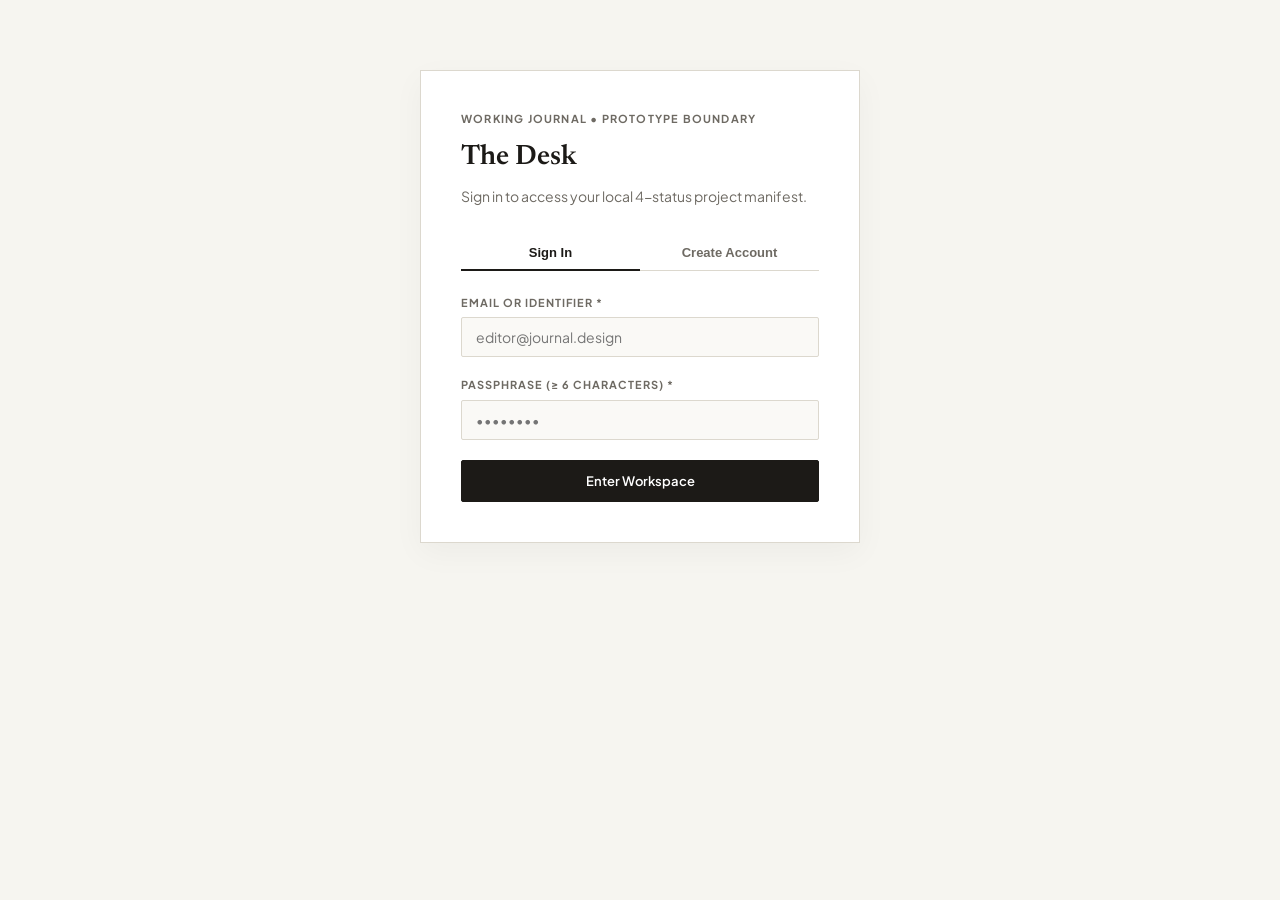
<file: product-design/prototype/index.html>
<!DOCTYPE html>
<html lang="en">
<head>
  <meta charset="UTF-8">
  <meta name="viewport" content="width=device-width, initial-scale=1.0">
  <title>ReceiptMate — 4-Status Ticket Board (Swiss Editorial Prototype)</title>
  
  <!-- Google Fonts: Newsreader (Editorial Serif) & Plus Jakarta Sans (Geometric Sans) -->
  <link rel="preconnect" href="https://fonts.googleapis.com">
  <link rel="preconnect" href="https://fonts.gstatic.com" crossorigin>
  <link href="https://fonts.googleapis.com/css2?family=Newsreader:ital,opsz,wght@0,6..72,400;0,6..72,600;1,6..72,400&family=Plus+Jakarta+Sans:wght@400;500;600;700&display=swap" rel="stylesheet">
  
  <!-- Design System CSS -->
  <link rel="stylesheet" href="./styles.css">
</head>
<body>

  <!-- Dynamic Application Mount Point -->
  <div id="appRoot"></div>

  <!-- Toast Notification Outlet -->
  <div class="toast-outlet" id="toastOutlet" aria-live="polite"></div>

  <!-- Application Logic Module -->
  <script type="module" src="./app.js"></script>
</body>
</html>
</file>
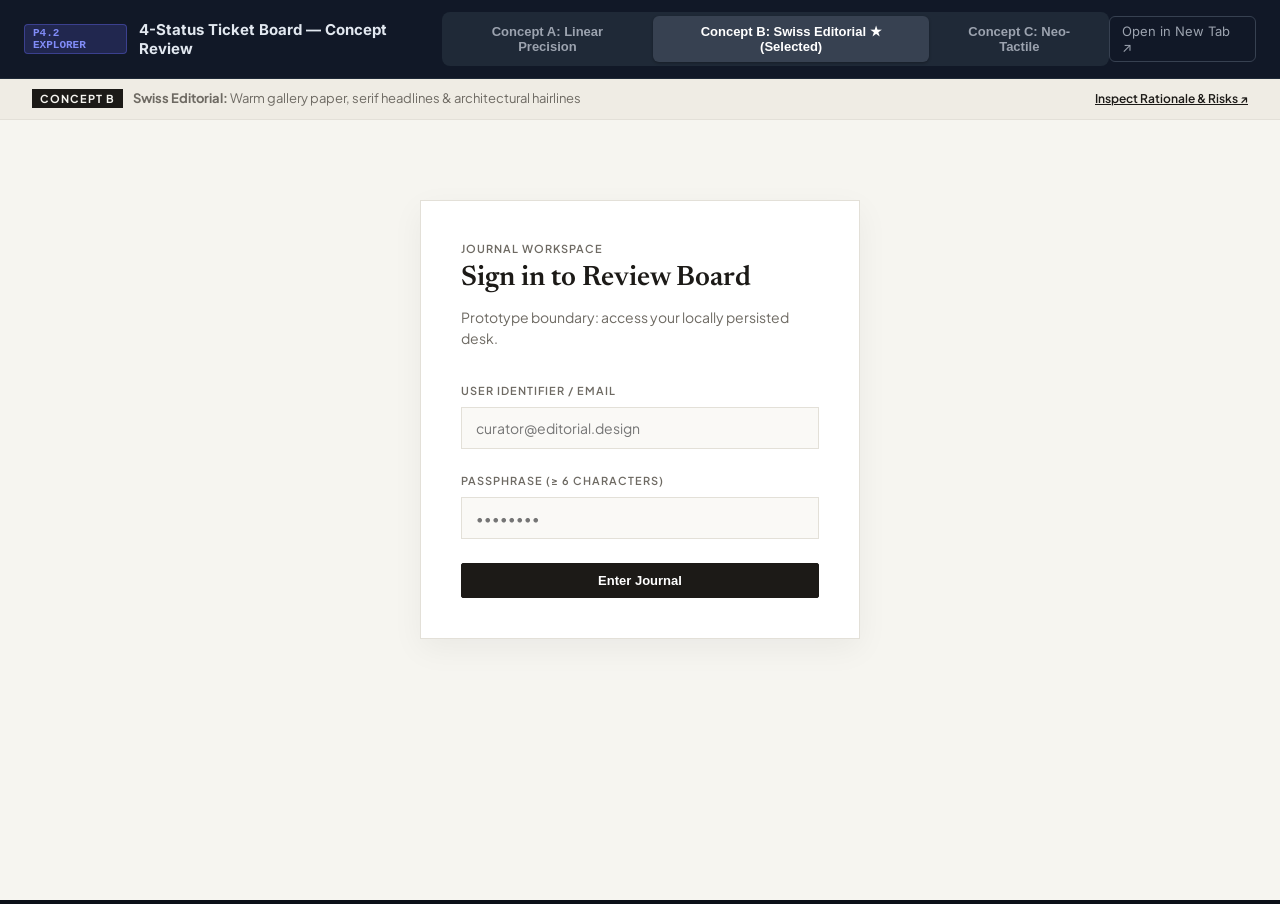
<file: product-design/design/concepts/index.html>
<!DOCTYPE html>
<html lang="en">
<head>
  <meta charset="UTF-8">
  <meta name="viewport" content="width=device-width, initial-scale=1.0">
  <title>P4.2 — Concept Explorer Portal</title>
  <link rel="preconnect" href="https://fonts.googleapis.com">
  <link rel="preconnect" href="https://fonts.gstatic.com" crossorigin>
  <link href="https://fonts.googleapis.com/css2?family=Inter:wght@400;500;600;700&display=swap" rel="stylesheet">
  <style>
    * { box-sizing: border-box; margin: 0; padding: 0; }
    body {
      font-family: 'Inter', -apple-system, sans-serif;
      background: #0B0F17;
      color: #E2E8F0;
      height: 100vh;
      display: flex;
      flex-direction: column;
      overflow: hidden;
    }
    .top-nav {
      background: #111827;
      border-bottom: 1px solid #1F2937;
      padding: 12px 24px;
      display: flex;
      justify-content: space-between;
      align-items: center;
      flex-shrink: 0;
    }
    .nav-title {
      display: flex;
      align-items: center;
      gap: 12px;
      font-size: 15px;
      font-weight: 700;
    }
    .badge {
      background: rgba(99, 102, 241, 0.2);
      color: #818CF8;
      border: 1px solid rgba(99, 102, 241, 0.4);
      padding: 2px 8px;
      border-radius: 4px;
      font-size: 11px;
      font-family: monospace;
    }
    .concept-switchers {
      display: flex;
      background: #1F2937;
      padding: 4px;
      border-radius: 8px;
      gap: 4px;
    }
    .switch-btn {
      background: transparent;
      border: none;
      color: #9CA3AF;
      padding: 8px 16px;
      font-size: 13px;
      font-weight: 600;
      border-radius: 6px;
      cursor: pointer;
      transition: all 0.15s;
    }
    .switch-btn.active {
      background: #374151;
      color: #FFFFFF;
      box-shadow: 0 1px 3px rgba(0,0,0,0.3);
    }
    .actions {
      display: flex;
      align-items: center;
      gap: 12px;
    }
    .open-full-btn {
      color: #9CA3AF;
      text-decoration: none;
      font-size: 13px;
      display: flex;
      align-items: center;
      gap: 6px;
      padding: 6px 12px;
      border: 1px solid #374151;
      border-radius: 6px;
      transition: all 0.15s;
    }
    .open-full-btn:hover {
      background: #1F2937;
      color: #FFFFFF;
      border-color: #4B5563;
    }
    .frame-container {
      flex: 1;
      width: 100%;
      height: 100%;
      background: #000;
      position: relative;
    }
    iframe {
      width: 100%;
      height: 100%;
      border: none;
    }
  </style>
</head>
<body>

  <header class="top-nav">
    <div class="nav-title">
      <span class="badge">P4.2 EXPLORER</span>
      <span>4-Status Ticket Board — Concept Review</span>
    </div>

    <div class="concept-switchers">
      <button class="switch-btn" data-src="concept-a-linear-precision.html">
        Concept A: Linear Precision
      </button>
      <button class="switch-btn active" data-src="concept-b-swiss-editorial.html">
        Concept B: Swiss Editorial ★ (Selected)
      </button>
      <button class="switch-btn" data-src="concept-c-neo-tactile.html">
        Concept C: Neo-Tactile
      </button>
    </div>

    <div class="actions">
      <a href="concept-b-swiss-editorial.html" target="_blank" class="open-full-btn" id="openExternalLink">
        <span>Open in New Tab ↗</span>
      </a>
    </div>
  </header>

  <div class="frame-container">
    <iframe id="previewFrame" src="concept-b-swiss-editorial.html"></iframe>
  </div>

  <script>
    const buttons = document.querySelectorAll('.switch-btn');
    const frame = document.getElementById('previewFrame');
    const externalLink = document.getElementById('openExternalLink');

    buttons.forEach(btn => {
      btn.addEventListener('click', () => {
        buttons.forEach(b => b.classList.remove('active'));
        btn.classList.add('active');
        const src = btn.getAttribute('data-src');
        frame.src = src;
        externalLink.href = src;
      });
    });
  </script>
</body>
</html>
</file>
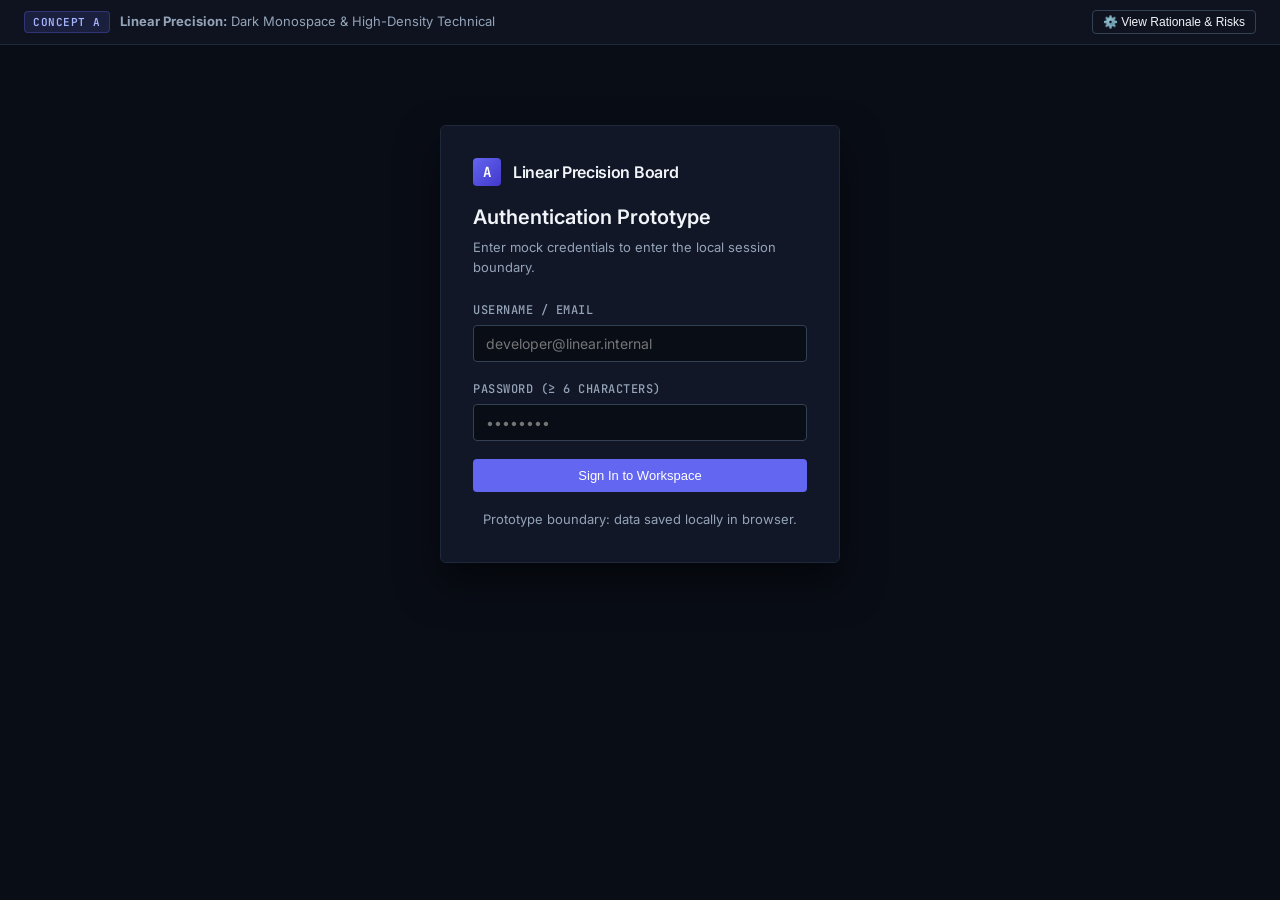
<file: product-design/design/concepts/concept-a-linear-precision.html>
<!DOCTYPE html>
<html lang="en">
<head>
  <meta charset="UTF-8">
  <meta name="viewport" content="width=device-width, initial-scale=1.0">
  <title>Concept A: Linear Precision — 4-Status Ticket Board</title>
  <link rel="preconnect" href="https://fonts.googleapis.com">
  <link rel="preconnect" href="https://fonts.gstatic.com" crossorigin>
  <link href="https://fonts.googleapis.com/css2?family=Inter:wght@400;500;600;700&family=JetBrains+Mono:wght@400;500;600&display=swap" rel="stylesheet">
  <style>
    /* CONCEPT A: LINEAR PRECISION (Dark Monospace & High-Density Technical) */
    :root {
      --bg-canvas: #090D16;
      --bg-surface: #111726;
      --bg-surface-elevated: #182032;
      --bg-surface-active: #202B42;
      --border-subtle: #1E293B;
      --border-prominent: #334155;
      --text-main: #F1F5F9;
      --text-muted: #94A3B8;
      --text-dim: #64748B;
      --accent-primary: #6366F1;
      --accent-primary-hover: #4F46E5;
      --status-backlog: #64748B;
      --status-todo: #38BDF8;
      --status-in-progress: #F59E0B;
      --status-done: #10B981;
      --font-ui: 'Inter', -apple-system, sans-serif;
      --font-mono: 'JetBrains Mono', monospace;
      --radius-sm: 4px;
      --radius-md: 6px;
      --radius-lg: 8px;
    }

    * { box-sizing: border-box; margin: 0; padding: 0; }
    body {
      font-family: var(--font-ui);
      background-color: var(--bg-canvas);
      color: var(--text-main);
      min-height: 100vh;
      display: flex;
      flex-direction: column;
      overflow-x: hidden;
      line-height: 1.5;
    }

    /* RATIONALE BANNER */
    .concept-banner {
      background: #0E131F;
      border-bottom: 1px solid var(--border-subtle);
      padding: 10px 24px;
      display: flex;
      justify-content: space-between;
      align-items: center;
      font-size: 13px;
      color: var(--text-muted);
    }
    .concept-tag {
      background: rgba(99, 102, 241, 0.15);
      color: #A5B4FC;
      border: 1px solid rgba(99, 102, 241, 0.3);
      padding: 2px 8px;
      border-radius: var(--radius-sm);
      font-family: var(--font-mono);
      font-size: 11px;
      font-weight: 600;
      letter-spacing: 0.5px;
    }
    .concept-info-btn {
      background: transparent;
      border: 1px solid var(--border-prominent);
      color: var(--text-main);
      padding: 4px 10px;
      border-radius: var(--radius-sm);
      font-size: 12px;
      cursor: pointer;
      display: flex;
      align-items: center;
      gap: 6px;
    }
    .concept-info-btn:hover { background: var(--bg-surface-elevated); }

    /* APP HEADER */
    .app-header {
      background: var(--bg-surface);
      border-bottom: 1px solid var(--border-subtle);
      padding: 14px 24px;
      display: flex;
      justify-content: space-between;
      align-items: center;
    }
    .brand-group {
      display: flex;
      align-items: center;
      gap: 12px;
    }
    .brand-logo {
      width: 28px;
      height: 28px;
      background: linear-gradient(135deg, var(--accent-primary), #4338CA);
      border-radius: var(--radius-sm);
      display: flex;
      align-items: center;
      justify-content: center;
      font-family: var(--font-mono);
      font-weight: 700;
      font-size: 14px;
      color: white;
    }
    .brand-title {
      font-size: 16px;
      font-weight: 600;
      letter-spacing: -0.3px;
    }
    .header-actions {
      display: flex;
      align-items: center;
      gap: 12px;
    }
    .btn {
      display: inline-flex;
      align-items: center;
      justify-content: center;
      gap: 6px;
      padding: 8px 14px;
      border-radius: var(--radius-sm);
      font-size: 13px;
      font-weight: 500;
      cursor: pointer;
      transition: all 0.15s ease;
      border: 1px solid transparent;
      outline: none;
    }
    .btn:focus-visible {
      box-shadow: 0 0 0 2px var(--bg-canvas), 0 0 0 4px var(--accent-primary);
    }
    .btn-primary {
      background: var(--accent-primary);
      color: white;
    }
    .btn-primary:hover { background: var(--accent-primary-hover); }
    .btn-outline {
      background: transparent;
      border-color: var(--border-prominent);
      color: var(--text-main);
    }
    .btn-outline:hover { background: var(--bg-surface-elevated); }
    .btn-danger {
      background: rgba(239, 68, 68, 0.1);
      border-color: rgba(239, 68, 68, 0.3);
      color: #F87171;
    }
    .btn-danger:hover { background: rgba(239, 68, 68, 0.2); }
    .user-pill {
      display: flex;
      align-items: center;
      gap: 8px;
      font-size: 12px;
      font-family: var(--font-mono);
      padding: 6px 12px;
      background: var(--bg-surface-elevated);
      border: 1px solid var(--border-subtle);
      border-radius: var(--radius-sm);
    }
    .status-dot {
      width: 6px;
      height: 6px;
      background: #10B981;
      border-radius: 50%;
    }

    /* AUTH VIEW */
    .auth-container {
      max-width: 400px;
      margin: 80px auto;
      padding: 32px;
      background: var(--bg-surface);
      border: 1px solid var(--border-subtle);
      border-radius: var(--radius-md);
      box-shadow: 0 20px 40px rgba(0,0,0,0.5);
    }
    .auth-title {
      font-size: 20px;
      font-weight: 600;
      margin-bottom: 6px;
    }
    .auth-desc {
      font-size: 13px;
      color: var(--text-muted);
      margin-bottom: 24px;
    }
    .form-group {
      margin-bottom: 18px;
    }
    .form-label {
      display: block;
      font-size: 12px;
      font-weight: 500;
      font-family: var(--font-mono);
      color: var(--text-muted);
      margin-bottom: 6px;
      text-transform: uppercase;
      letter-spacing: 0.5px;
    }
    .form-input {
      width: 100%;
      background: var(--bg-canvas);
      border: 1px solid var(--border-prominent);
      border-radius: var(--radius-sm);
      color: var(--text-main);
      padding: 9px 12px;
      font-size: 14px;
      font-family: var(--font-ui);
      outline: none;
      transition: border-color 0.15s ease;
    }
    .form-input:focus {
      border-color: var(--accent-primary);
      box-shadow: 0 0 0 2px rgba(99, 102, 241, 0.2);
    }
    .form-input.is-error {
      border-color: #EF4444;
    }
    .form-error {
      color: #EF4444;
      font-size: 11px;
      margin-top: 4px;
      font-family: var(--font-mono);
    }
    .auth-toggle {
      margin-top: 18px;
      text-align: center;
      font-size: 13px;
      color: var(--text-muted);
    }
    .auth-toggle a {
      color: var(--accent-primary);
      text-decoration: none;
      font-weight: 500;
      cursor: pointer;
    }

    /* BOARD VIEW */
    .board-container {
      flex: 1;
      display: flex;
      flex-direction: column;
      padding: 24px;
      max-width: 1600px;
      width: 100%;
      margin: 0 auto;
    }
    .board-toolbar {
      display: flex;
      justify-content: space-between;
      align-items: center;
      margin-bottom: 20px;
    }
    .board-meta {
      display: flex;
      align-items: center;
      gap: 12px;
    }
    .board-name {
      font-size: 18px;
      font-weight: 600;
    }
    .ticket-total {
      font-family: var(--font-mono);
      font-size: 12px;
      background: var(--bg-surface-elevated);
      padding: 3px 8px;
      border-radius: var(--radius-sm);
      border: 1px solid var(--border-subtle);
      color: var(--text-muted);
    }
    .simulate-error-btn {
      font-size: 12px;
      font-family: var(--font-mono);
      padding: 6px 10px;
      border: 1px dashed var(--border-prominent);
      background: transparent;
      color: var(--text-dim);
      border-radius: var(--radius-sm);
      cursor: pointer;
    }
    .simulate-error-btn.active {
      border-color: #EF4444;
      color: #EF4444;
      background: rgba(239, 68, 68, 0.1);
    }

    /* SEGMENTED TAB SWITCHER (FOR MOBILE NARROW-VIEW) */
    .lane-tabs {
      display: none;
      margin-bottom: 16px;
      background: var(--bg-surface);
      border: 1px solid var(--border-subtle);
      border-radius: var(--radius-sm);
      padding: 4px;
      gap: 4px;
    }
    .lane-tab-btn {
      flex: 1;
      padding: 8px 4px;
      font-size: 12px;
      font-family: var(--font-mono);
      background: transparent;
      border: none;
      color: var(--text-muted);
      border-radius: var(--radius-sm);
      cursor: pointer;
      display: flex;
      align-items: center;
      justify-content: center;
      gap: 4px;
    }
    .lane-tab-btn.active {
      background: var(--bg-surface-active);
      color: var(--text-main);
      font-weight: 600;
    }

    /* FOUR LANES GRID */
    .lanes-grid {
      display: grid;
      grid-template-columns: repeat(4, 1fr);
      gap: 16px;
      flex: 1;
      align-items: start;
    }
    .lane-col {
      background: var(--bg-surface);
      border: 1px solid var(--border-subtle);
      border-radius: var(--radius-md);
      display: flex;
      flex-direction: column;
      max-height: calc(100vh - 180px);
      min-height: 480px;
    }
    .lane-header {
      padding: 12px 14px;
      border-bottom: 1px solid var(--border-subtle);
      display: flex;
      justify-content: space-between;
      align-items: center;
    }
    .lane-title-group {
      display: flex;
      align-items: center;
      gap: 8px;
    }
    .lane-indicator {
      width: 8px;
      height: 8px;
      border-radius: 2px;
    }
    .indicator-backlog { background: var(--status-backlog); }
    .indicator-todo { background: var(--status-todo); }
    .indicator-in_progress { background: var(--status-in-progress); }
    .indicator-done { background: var(--status-done); }

    .lane-title {
      font-size: 13px;
      font-weight: 600;
      letter-spacing: -0.2px;
      text-transform: uppercase;
      font-family: var(--font-mono);
    }
    .lane-count {
      font-family: var(--font-mono);
      font-size: 11px;
      background: var(--bg-canvas);
      padding: 2px 6px;
      border-radius: var(--radius-sm);
      color: var(--text-muted);
      border: 1px solid var(--border-subtle);
    }
    .lane-cards-list {
      padding: 10px;
      display: flex;
      flex-direction: column;
      gap: 10px;
      flex: 1;
      overflow-y: auto;
      min-height: 120px;
    }
    .lane-cards-list.drag-over {
      background: rgba(99, 102, 241, 0.05);
      border: 1px dashed var(--accent-primary);
    }

    /* CARD COMPONENT */
    .ticket-card {
      background: var(--bg-surface-elevated);
      border: 1px solid var(--border-subtle);
      border-radius: var(--radius-sm);
      padding: 12px;
      cursor: grab;
      transition: border-color 0.15s, box-shadow 0.15s, transform 0.15s;
      position: relative;
    }
    .ticket-card:hover {
      border-color: var(--border-prominent);
      box-shadow: 0 4px 12px rgba(0,0,0,0.3);
    }
    .ticket-card:focus-visible {
      outline: 2px solid var(--accent-primary);
      outline-offset: 2px;
    }
    .ticket-card.dragging {
      opacity: 0.4;
      cursor: grabbing;
      border-style: dashed;
    }
    .card-meta-row {
      display: flex;
      justify-content: space-between;
      align-items: center;
      margin-bottom: 8px;
    }
    .card-id {
      font-family: var(--font-mono);
      font-size: 11px;
      color: var(--text-dim);
      font-weight: 500;
    }
    .card-actions-btn {
      background: transparent;
      border: none;
      color: var(--text-dim);
      cursor: pointer;
      padding: 2px 4px;
      border-radius: var(--radius-sm);
      font-size: 14px;
      line-height: 1;
    }
    .card-actions-btn:hover {
      background: var(--bg-surface-active);
      color: var(--text-main);
    }
    .card-title {
      font-size: 13px;
      font-weight: 500;
      color: var(--text-main);
      line-height: 1.4;
      margin-bottom: 8px;
      display: -webkit-box;
      -webkit-line-clamp: 2;
      -webkit-box-orient: vertical;
      overflow: hidden;
    }
    .card-tags {
      display: flex;
      flex-wrap: wrap;
      gap: 4px;
      align-items: center;
    }
    .tag-pill {
      font-size: 10px;
      font-family: var(--font-mono);
      padding: 2px 6px;
      border-radius: 3px;
      background: rgba(148, 163, 184, 0.1);
      border: 1px solid rgba(148, 163, 184, 0.2);
      color: var(--text-muted);
    }
    .has-desc-icon {
      margin-left: auto;
      font-size: 11px;
      color: var(--text-dim);
    }

    /* EMPTY LANE STATE */
    .lane-empty-state {
      display: flex;
      flex-direction: column;
      align-items: center;
      justify-content: center;
      padding: 32px 16px;
      text-align: center;
      border: 1px dashed var(--border-subtle);
      border-radius: var(--radius-sm);
      margin: 10px 0;
      color: var(--text-dim);
    }
    .lane-empty-icon {
      font-size: 20px;
      margin-bottom: 6px;
      opacity: 0.5;
    }
    .lane-empty-text {
      font-size: 11px;
      font-family: var(--font-mono);
      margin-bottom: 12px;
    }

    .lane-footer {
      padding: 10px;
      border-top: 1px solid var(--border-subtle);
    }
    .lane-add-btn {
      width: 100%;
      background: transparent;
      border: 1px dashed var(--border-prominent);
      color: var(--text-muted);
      padding: 8px;
      font-size: 12px;
      font-family: var(--font-mono);
      border-radius: var(--radius-sm);
      cursor: pointer;
      display: flex;
      align-items: center;
      justify-content: center;
      gap: 6px;
      transition: all 0.15s;
    }
    .lane-add-btn:hover {
      background: var(--bg-surface-elevated);
      color: var(--text-main);
      border-color: var(--accent-primary);
    }

    /* MODAL SYSTEM */
    .modal-backdrop {
      position: fixed;
      top: 0; left: 0; right: 0; bottom: 0;
      background: rgba(0, 0, 0, 0.7);
      backdrop-filter: blur(2px);
      display: flex;
      align-items: center;
      justify-content: center;
      z-index: 1000;
      opacity: 0;
      pointer-events: none;
      transition: opacity 0.2s ease;
    }
    .modal-backdrop.is-open {
      opacity: 1;
      pointer-events: auto;
    }
    .modal-card {
      background: var(--bg-surface);
      border: 1px solid var(--border-prominent);
      border-radius: var(--radius-md);
      width: 90%;
      max-width: 520px;
      box-shadow: 0 25px 50px -12px rgba(0, 0, 0, 0.7);
      transform: scale(0.96);
      transition: transform 0.2s cubic-bezier(0.16, 1, 0.3, 1);
    }
    .modal-backdrop.is-open .modal-card {
      transform: scale(1);
    }
    .modal-header {
      padding: 16px 20px;
      border-bottom: 1px solid var(--border-subtle);
      display: flex;
      justify-content: space-between;
      align-items: center;
    }
    .modal-title {
      font-size: 15px;
      font-weight: 600;
      font-family: var(--font-mono);
    }
    .modal-close-btn {
      background: transparent;
      border: none;
      color: var(--text-dim);
      font-size: 18px;
      cursor: pointer;
      padding: 4px;
    }
    .modal-body {
      padding: 20px;
    }
    .modal-footer {
      padding: 14px 20px;
      border-top: 1px solid var(--border-subtle);
      display: flex;
      justify-content: space-between;
      align-items: center;
    }
    .modal-footer-right {
      display: flex;
      gap: 10px;
    }

    /* QUICK MOVE POPUP */
    .quick-move-popover {
      position: absolute;
      background: var(--bg-surface-elevated);
      border: 1px solid var(--border-prominent);
      border-radius: var(--radius-sm);
      box-shadow: 0 10px 25px rgba(0,0,0,0.5);
      z-index: 500;
      padding: 6px;
      min-width: 170px;
    }
    .popover-item {
      padding: 6px 10px;
      font-size: 12px;
      font-family: var(--font-mono);
      color: var(--text-main);
      cursor: pointer;
      border-radius: 3px;
      display: flex;
      align-items: center;
      gap: 8px;
    }
    .popover-item:hover {
      background: var(--bg-surface-active);
      color: var(--accent-primary);
    }

    /* TOAST NOTIFICATION */
    .toast-container {
      position: fixed;
      bottom: 24px;
      right: 24px;
      z-index: 2000;
    }
    .toast {
      background: var(--bg-surface-elevated);
      border: 1px solid var(--border-prominent);
      border-left: 3px solid var(--accent-primary);
      padding: 12px 16px;
      border-radius: var(--radius-sm);
      font-size: 13px;
      box-shadow: 0 10px 20px rgba(0,0,0,0.4);
      display: flex;
      align-items: center;
      gap: 12px;
      animation: slideIn 0.2s ease;
    }
    .toast.is-error {
      border-left-color: #EF4444;
    }
    .toast-retry-btn {
      background: transparent;
      border: 1px solid var(--accent-primary);
      color: var(--accent-primary);
      font-size: 11px;
      font-family: var(--font-mono);
      padding: 2px 6px;
      border-radius: 3px;
      cursor: pointer;
    }

    /* INFO DRAWER */
    .info-modal {
      display: none;
      position: fixed;
      top: 0; right: 0; bottom: 0;
      width: 420px;
      background: #0D121F;
      border-left: 1px solid var(--border-prominent);
      z-index: 1500;
      padding: 24px;
      overflow-y: auto;
      box-shadow: -10px 0 30px rgba(0,0,0,0.6);
    }
    .info-modal.is-open { display: block; }
    .info-section { margin-bottom: 20px; }
    .info-heading { font-size: 12px; font-family: var(--font-mono); color: #818CF8; text-transform: uppercase; margin-bottom: 8px; }
    .info-p { font-size: 13px; color: var(--text-muted); line-height: 1.6; }

    /* RESPONSIVE NARROW VIEW */
    @media (max-width: 1024px) {
      .lanes-grid {
        grid-template-columns: repeat(2, 1fr);
      }
    }
    @media (max-width: 768px) {
      .lane-tabs { display: flex; }
      .lanes-grid {
        grid-template-columns: 1fr;
      }
      .lane-col {
        display: none;
      }
      .lane-col.is-active-tab {
        display: flex;
      }
      .app-header { padding: 12px 16px; }
      .board-container { padding: 16px; }
    }

    @media (prefers-reduced-motion: reduce) {
      * {
        animation: none !important;
        transition: none !important;
      }
    }
  </style>
</head>
<body>

  <!-- CONCEPT A RATIONALE BANNER -->
  <div class="concept-banner">
    <div style="display: flex; align-items: center; gap: 10px;">
      <span class="concept-tag">CONCEPT A</span>
      <span><strong>Linear Precision:</strong> Dark Monospace &amp; High-Density Technical</span>
    </div>
    <button class="concept-info-btn" id="openRationaleBtn">
      <span>⚙️ View Rationale &amp; Risks</span>
    </button>
  </div>

  <!-- MAIN APP CONTAINER -->
  <div id="appRoot">
    <!-- View will be injected by JavaScript: Auth View or Board View -->
  </div>

  <!-- TOAST ROOT -->
  <div class="toast-container" id="toastContainer"></div>

  <!-- CONCEPT RATIONALE DRAWER -->
  <div class="info-modal" id="infoDrawer">
    <div style="display: flex; justify-content: space-between; align-items: center; margin-bottom: 20px;">
      <h3 style="font-size: 16px; font-family: var(--font-mono);">Concept A: Design Review</h3>
      <button class="btn btn-outline" style="padding: 4px 8px;" id="closeRationaleBtn">✕</button>
    </div>
    <div class="info-section">
      <div class="info-heading">Design Rationale</div>
      <p class="info-p">
        Inspired by modern engineering tools (Linear, Raycast). Utilizes a deep zinc-slate palette (`#090D16`), sharp 1px borders, and monospace meta-labels (`JetBrains Mono`). Focuses on maximum information density, low optical glare, and keyboard-centric velocity.
      </p>
    </div>
    <div class="info-section">
      <div class="info-heading">Interaction Risks</div>
      <p class="info-p">
        1. Low contrast on low-grade mobile displays if ambient sunlight is high.<br>
        2. Power-user dark styling may feel intimidating to non-technical collaborators (marketing/content).
      </p>
    </div>
    <div class="info-section">
      <div class="info-heading">Review Notes</div>
      <p class="info-p">
        - Preserves 100% of the single-interaction contract: 4 fixed statuses, modal validation, drag/touch/keyboard movement, rollback retry.<br>
        - Notice the Segmented Tab switcher on screen widths &lt; 768px.
      </p>
    </div>
  </div>

  <script>
    // --- STATE MANAGEMENT ---
    const STORAGE_KEY_SESSION = 'concept_a_session';
    const STORAGE_KEY_TICKETS = 'concept_a_tickets';

    const INITIAL_TICKETS = [
      { id: 'TCK-101', title: 'Implement on-device OCR regex parser for VND', description: 'Ensure dots and commas are stripped, normalize 45k to 45000.', status: 'backlog', tags: ['parser', 'core'] },
      { id: 'TCK-102', title: 'Design fallback Review & Verification screen', description: 'Prevent auto-commit to sqlite without user confirmation.', status: 'backlog', tags: ['ui', 'security'] },
      { id: 'TCK-103', title: 'Set up sqflite local persistence table schema', description: 'Add indices for transaction_date and category.', status: 'todo', tags: ['database'] },
      { id: 'TCK-104', title: 'Construct CustomPainter Category Donut chart', description: 'Zero dependency sweep angle animation with easeOutCubic.', status: 'in_progress', tags: ['canvas', 'chart'] },
      { id: 'TCK-105', title: 'Weekly 7-day bar chart with tooltip feedback', description: 'Bo góc RRect, dynamic y-scale.', status: 'done', tags: ['canvas'] }
    ];

    let session = JSON.parse(localStorage.getItem(STORAGE_KEY_SESSION) || 'null');
    let tickets = JSON.parse(localStorage.getItem(STORAGE_KEY_TICKETS) || JSON.stringify(INITIAL_TICKETS));
    let activeMobileTab = 'backlog';
    let simulateFailure = false;
    let editingTicketId = null;
    let pendingCreateLane = 'backlog';
    let isDraftDirty = false;

    function saveTickets() {
      localStorage.setItem(STORAGE_KEY_TICKETS, JSON.stringify(tickets));
    }

    function showToast(message, isError = false, actionText = null, actionCallback = null) {
      const container = document.getElementById('toastContainer');
      const toast = document.createElement('div');
      toast.className = `toast ${isError ? 'is-error' : ''}`;
      toast.innerHTML = `<span>${message}</span>`;
      
      if (actionText && actionCallback) {
        const btn = document.createElement('button');
        btn.className = 'toast-retry-btn';
        btn.textContent = actionText;
        btn.onclick = () => {
          actionCallback();
          toast.remove();
        };
        toast.appendChild(btn);
      }
      
      container.appendChild(toast);
      setTimeout(() => { toast.remove(); }, 4000);
    }

    // --- RENDER ROUTER ---
    function render() {
      const root = document.getElementById('appRoot');
      if (!session) {
        renderAuthView(root);
      } else {
        renderBoardView(root);
      }
    }

    // --- AUTH VIEW ---
    function renderAuthView(root) {
      root.innerHTML = `
        <div class="auth-container">
          <div class="brand-group" style="margin-bottom: 16px;">
            <div class="brand-logo">A</div>
            <div class="brand-title">Linear Precision Board</div>
          </div>
          <h2 class="auth-title">Authentication Prototype</h2>
          <p class="auth-desc">Enter mock credentials to enter the local session boundary.</p>
          
          <form id="authForm">
            <div class="form-group">
              <label class="form-label">Username / Email</label>
              <input type="text" id="authEmail" class="form-input" placeholder="developer@linear.internal" required>
            </div>
            <div class="form-group">
              <label class="form-label">Password (&ge; 6 characters)</label>
              <input type="password" id="authPassword" class="form-input" placeholder="••••••••" required minlength="6">
              <div id="authError" class="form-error" style="display:none;">Password must be at least 6 characters.</div>
            </div>
            <button type="submit" class="btn btn-primary" style="width: 100%;">Sign In to Workspace</button>
          </form>
          <div class="auth-toggle">
            <span>Prototype boundary: data saved locally in browser.</span>
          </div>
        </div>
      `;

      document.getElementById('authForm').onsubmit = (e) => {
        e.preventDefault();
        const email = document.getElementById('authEmail').value.trim();
        const pass = document.getElementById('authPassword').value;
        if (pass.length < 6) {
          document.getElementById('authError').style.display = 'block';
          return;
        }
        session = { user: email || 'lead_engineer', token: 'mock_token_' + Date.now() };
        localStorage.setItem(STORAGE_KEY_SESSION, JSON.stringify(session));
        showToast(`Welcome back, ${session.user}`);
        render();
      };
    }

    // --- BOARD VIEW ---
    function renderBoardView(root) {
      const lanes = [
        { id: 'backlog', name: 'Backlog', color: 'var(--status-backlog)', indicator: 'indicator-backlog' },
        { id: 'todo', name: 'To Do', color: 'var(--status-todo)', indicator: 'indicator-todo' },
        { id: 'in_progress', name: 'In Progress', color: 'var(--status-in-progress)', indicator: 'indicator-in_progress' },
        { id: 'done', name: 'Done', color: 'var(--status-done)', indicator: 'indicator-done' }
      ];

      root.innerHTML = `
        <header class="app-header">
          <div class="brand-group">
            <div class="brand-logo">A</div>
            <div>
              <div class="brand-title">Engineering Sprint Board</div>
              <div style="font-size: 11px; font-family: var(--font-mono); color: var(--text-dim);">Concept A &bull; Dark Monospace</div>
            </div>
          </div>
          <div class="header-actions">
            <div class="user-pill">
              <span class="status-dot"></span>
              <span>${session.user}</span>
            </div>
            <button class="btn btn-primary" id="globalCreateBtn">+ New Ticket</button>
            <button class="btn btn-outline" id="signOutBtn" title="Sign Out">Sign Out</button>
          </div>
        </header>

        <main class="board-container">
          <div class="board-toolbar">
            <div class="board-meta">
              <span class="board-name">Sprint 42 Flow</span>
              <span class="ticket-total">${tickets.length} tickets total</span>
            </div>
            <div>
              <button id="toggleSimulateError" class="simulate-error-btn ${simulateFailure ? 'active' : ''}">
                Simulate Network Error: ${simulateFailure ? 'ON (Will Rollback)' : 'OFF'}
              </button>
            </div>
          </div>

          <!-- NARROW MOBILE TABS -->
          <div class="lane-tabs">
            ${lanes.map(l => `
              <button class="lane-tab-btn ${activeMobileTab === l.id ? 'active' : ''}" data-tab="${l.id}">
                ${l.name} (${tickets.filter(t => t.status === l.id).length})
              </button>
            `).join('')}
          </div>

          <!-- LANES GRID -->
          <div class="lanes-grid">
            ${lanes.map(l => {
              const laneTickets = tickets.filter(t => t.status === l.id);
              const isActiveMobile = activeMobileTab === l.id;
              return `
                <section class="lane-col ${isActiveMobile ? 'is-active-tab' : ''}" data-lane="${l.id}">
                  <div class="lane-header">
                    <div class="lane-title-group">
                      <span class="lane-indicator ${l.indicator}"></span>
                      <h3 class="lane-title">${l.name}</h3>
                    </div>
                    <span class="lane-count">${laneTickets.length}</span>
                  </div>

                  <div class="lane-cards-list" data-lane="${l.id}">
                    ${laneTickets.length === 0 ? `
                      <div class="lane-empty-state">
                        <div class="lane-empty-icon">◻</div>
                        <div class="lane-empty-text">No tickets in ${l.name}</div>
                        <button class="btn btn-outline lane-empty-add-btn" data-lane="${l.id}" style="padding: 4px 8px; font-size: 11px;">+ Add Ticket</button>
                      </div>
                    ` : laneTickets.map(t => renderCardHtml(t)).join('')}
                  </div>

                  <div class="lane-footer">
                    <button class="lane-add-btn" data-lane="${l.id}">
                      <span>+</span>
                      <span>Add ticket</span>
                    </button>
                  </div>
                </section>
              `;
            }).join('')}
          </div>
        </main>

        <!-- CREATE / EDIT MODAL -->
        <div class="modal-backdrop" id="ticketModalBackdrop">
          <div class="modal-card">
            <div class="modal-header">
              <span class="modal-title" id="modalHeading">New Ticket</span>
              <button class="modal-close-btn" id="modalCloseBtn">✕</button>
            </div>
            <div class="modal-body">
              <form id="ticketForm">
                <div class="form-group">
                  <div style="display:flex; justify-content:space-between; align-items:center;">
                    <label class="form-label">Ticket Title *</label>
                    <span id="charCount" style="font-size:10px; font-family:var(--font-mono); color:var(--text-dim);">0/100</span>
                  </div>
                  <input type="text" id="modalTitleInput" class="form-input" maxlength="100" placeholder="e.g. Implement offline OCR fallback" required>
                  <div id="modalTitleError" class="form-error" style="display:none;">Title is required.</div>
                </div>

                <div class="form-group">
                  <label class="form-label">Status Lane</label>
                  <select id="modalStatusSelect" class="form-input">
                    <option value="backlog">Backlog</option>
                    <option value="todo">To Do</option>
                    <option value="in_progress">In Progress</option>
                    <option value="done">Done</option>
                  </select>
                </div>

                <div class="form-group">
                  <label class="form-label">Tags (comma or Enter separated)</label>
                  <input type="text" id="modalTagsInput" class="form-input" placeholder="ocr, parser, ui">
                </div>

                <div class="form-group">
                  <label class="form-label">Description (Optional)</label>
                  <textarea id="modalDescInput" class="form-input" rows="4" placeholder="Add technical acceptance criteria, steps, or notes..."></textarea>
                </div>
              </form>
            </div>
            <div class="modal-footer">
              <div>
                <button type="button" class="btn btn-danger" id="modalDeleteBtn" style="display:none;">Delete</button>
              </div>
              <div class="modal-footer-right">
                <button type="button" class="btn btn-outline" id="modalCancelBtn">Cancel</button>
                <button type="button" class="btn btn-primary" id="modalSaveBtn">Save Ticket</button>
              </div>
            </div>
          </div>
        </div>

        <!-- DRAFT DISCARD CONFIRMATION MODAL -->
        <div class="modal-backdrop" id="discardModalBackdrop">
          <div class="modal-card" style="max-width: 400px;">
            <div class="modal-header">
              <span class="modal-title" style="color: #F87171;">Discard Unsaved Changes?</span>
            </div>
            <div class="modal-body">
              <p style="font-size: 13px; color: var(--text-muted);">You have uncommitted modifications. Discarding will lose your changes.</p>
            </div>
            <div class="modal-footer" style="justify-content: flex-end; gap: 8px;">
              <button class="btn btn-outline" id="discardKeepEditingBtn">Keep Editing</button>
              <button class="btn btn-danger" id="discardConfirmBtn">Discard</button>
            </div>
          </div>
        </div>
      `;

      attachBoardEvents();
    }

    function renderCardHtml(ticket) {
      return `
        <div class="ticket-card" draggable="true" data-id="${ticket.id}" tabindex="0" role="article" aria-label="${ticket.title}">
          <div class="card-meta-row">
            <span class="card-id">${ticket.id}</span>
            <button class="card-actions-btn" data-id="${ticket.id}" title="Quick Move / Actions">•••</button>
          </div>
          <div class="card-title">${escapeHtml(ticket.title)}</div>
          <div class="card-tags">
            ${ticket.tags.map(t => `<span class="tag-pill">#${escapeHtml(t)}</span>`).join('')}
            ${ticket.description ? `<span class="has-desc-icon" title="Has description">≡</span>` : ''}
          </div>
        </div>
      `;
    }

    function escapeHtml(str) {
      if (!str) return '';
      return str.replace(/&/g, '&amp;').replace(/</g, '&lt;').replace(/>/g, '&gt;').replace(/"/g, '&quot;');
    }

    // --- EVENT WIRING ---
    function attachBoardEvents() {
      // Sign out
      document.getElementById('signOutBtn').onclick = () => {
        session = null;
        localStorage.removeItem(STORAGE_KEY_SESSION);
        render();
      };

      // Toggle simulated failure
      document.getElementById('toggleSimulateError').onclick = () => {
        simulateFailure = !simulateFailure;
        document.getElementById('toggleSimulateError').classList.toggle('active', simulateFailure);
        document.getElementById('toggleSimulateError').textContent = `Simulate Network Error: ${simulateFailure ? 'ON (Will Rollback)' : 'OFF'}`;
      };

      // Mobile tab clicks
      document.querySelectorAll('.lane-tab-btn').forEach(btn => {
        btn.onclick = () => {
          activeMobileTab = btn.getAttribute('data-tab');
          render();
        };
      });

      // Global create button
      document.getElementById('globalCreateBtn').onclick = () => {
        openModalForCreate('backlog');
      };

      // Lane add buttons
      document.querySelectorAll('.lane-add-btn, .lane-empty-add-btn').forEach(btn => {
        btn.onclick = () => {
          const lane = btn.getAttribute('data-lane');
          openModalForCreate(lane);
        };
      });

      // Ticket clicks (Edit)
      document.querySelectorAll('.ticket-card').forEach(card => {
        card.onclick = (e) => {
          if (e.target.classList.contains('card-actions-btn')) return;
          const id = card.getAttribute('data-id');
          openModalForEdit(id);
        };

        // Keyboard navigation
        card.onkeydown = (e) => {
          if (e.key === 'Enter' || e.key === ' ') {
            e.preventDefault();
            const id = card.getAttribute('data-id');
            openModalForEdit(id);
          }
        };
      });

      // Card quick move (•••)
      document.querySelectorAll('.card-actions-btn').forEach(btn => {
        btn.onclick = (e) => {
          e.stopPropagation();
          const id = btn.getAttribute('data-id');
          showQuickMovePopover(btn, id);
        };
      });

      // Drag and Drop
      setupDragAndDrop();

      // Modal buttons
      document.getElementById('modalCloseBtn').onclick = handleModalCloseAttempt;
      document.getElementById('modalCancelBtn').onclick = handleModalCloseAttempt;
      document.getElementById('modalSaveBtn').onclick = handleSaveTicket;
      document.getElementById('modalDeleteBtn').onclick = handleDeleteTicket;

      document.getElementById('modalTitleInput').oninput = (e) => {
        isDraftDirty = true;
        document.getElementById('charCount').textContent = `${e.target.value.length}/100`;
      };
      document.getElementById('modalDescInput').oninput = () => { isDraftDirty = true; };
      document.getElementById('modalTagsInput').oninput = () => { isDraftDirty = true; };
      document.getElementById('modalStatusSelect').onchange = () => { isDraftDirty = true; };

      // Discard modal buttons
      document.getElementById('discardKeepEditingBtn').onclick = () => {
        document.getElementById('discardModalBackdrop').classList.remove('is-open');
      };
      document.getElementById('discardConfirmBtn').onclick = () => {
        document.getElementById('discardModalBackdrop').classList.remove('is-open');
        forceCloseModal();
      };
    }

    // --- QUICK MOVE POPOVER ---
    function showQuickMovePopover(triggerBtn, ticketId) {
      const existing = document.querySelector('.quick-move-popover');
      if (existing) existing.remove();

      const ticket = tickets.find(t => t.id === ticketId);
      if (!ticket) return;

      const popover = document.createElement('div');
      popover.className = 'quick-move-popover';
      const lanes = [
        { id: 'backlog', name: 'Move to Backlog' },
        { id: 'todo', name: 'Move to To Do' },
        { id: 'in_progress', name: 'Move to In Progress' },
        { id: 'done', name: 'Move to Done' }
      ];

      popover.innerHTML = lanes.map(l => `
        <div class="popover-item" data-lane="${l.id}">
          <span>→</span>
          <span>${l.name}</span>
          ${ticket.status === l.id ? '<span>✓</span>' : ''}
        </div>
      `).join('');

      const rect = triggerBtn.getBoundingClientRect();
      popover.style.top = `${rect.bottom + window.scrollY + 4}px`;
      popover.style.left = `${Math.min(rect.left, window.innerWidth - 180)}px`;

      popover.querySelectorAll('.popover-item').forEach(item => {
        item.onclick = () => {
          const targetLane = item.getAttribute('data-lane');
          moveTicket(ticketId, targetLane);
          popover.remove();
        };
      });

      document.body.appendChild(popover);
      const closeHandler = (e) => {
        if (!popover.contains(e.target) && e.target !== triggerBtn) {
          popover.remove();
          document.removeEventListener('click', closeHandler);
        }
      };
      setTimeout(() => document.addEventListener('click', closeHandler), 10);
    }

    // --- DRAG AND DROP ---
    let draggedTicketId = null;

    function setupDragAndDrop() {
      document.querySelectorAll('.ticket-card').forEach(card => {
        card.ondragstart = (e) => {
          draggedTicketId = card.getAttribute('data-id');
          card.classList.add('dragging');
          e.dataTransfer.setData('text/plain', draggedTicketId);
        };
        card.ondragend = () => {
          card.classList.remove('dragging');
          draggedTicketId = null;
        };
      });

      document.querySelectorAll('.lane-cards-list').forEach(list => {
        list.ondragover = (e) => {
          e.preventDefault();
          list.classList.add('drag-over');
        };
        list.ondragleave = () => {
          list.classList.remove('drag-over');
        };
        list.ondrop = (e) => {
          e.preventDefault();
          list.classList.remove('drag-over');
          const laneId = list.getAttribute('data-lane');
          if (draggedTicketId && laneId) {
            moveTicket(draggedTicketId, laneId);
          }
        };
      });
    }

    // --- MOVEMENT ENGINE (OPTIMISTIC UI + ROLLBACK) ---
    function moveTicket(ticketId, targetLane) {
      const ticket = tickets.find(t => t.id === ticketId);
      if (!ticket) return;
      const originalLane = ticket.status;
      if (originalLane === targetLane) return;

      // Optimistic Update
      ticket.status = targetLane;
      ticket.updatedAt = new Date().toISOString();
      saveTickets();
      render();

      if (simulateFailure) {
        // Rollback after simulated async drop
        setTimeout(() => {
          ticket.status = originalLane;
          saveTickets();
          render();
          showToast(`Network sync error: Reverted ${ticket.id} to ${originalLane.toUpperCase()}`, true, 'Retry', () => {
            moveTicket(ticketId, targetLane);
          });
        }, 600);
      } else {
        showToast(`Moved ${ticket.id} to ${targetLane.replace('_', ' ').toUpperCase()}`);
      }
    }

    // --- MODAL CONTROLLER ---
    function openModalForCreate(lane) {
      editingTicketId = null;
      pendingCreateLane = lane;
      isDraftDirty = false;

      document.getElementById('modalHeading').textContent = 'Create New Ticket';
      document.getElementById('modalTitleInput').value = '';
      document.getElementById('modalDescInput').value = '';
      document.getElementById('modalTagsInput').value = '';
      document.getElementById('modalStatusSelect').value = lane;
      document.getElementById('charCount').textContent = '0/100';
      document.getElementById('modalDeleteBtn').style.display = 'none';
      document.getElementById('modalTitleError').style.display = 'none';

      document.getElementById('ticketModalBackdrop').classList.add('is-open');
      setTimeout(() => document.getElementById('modalTitleInput').focus(), 100);
    }

    function openModalForEdit(ticketId) {
      const ticket = tickets.find(t => t.id === ticketId);
      if (!ticket) return;

      editingTicketId = ticketId;
      isDraftDirty = false;

      document.getElementById('modalHeading').textContent = `Edit Ticket ${ticket.id}`;
      document.getElementById('modalTitleInput').value = ticket.title;
      document.getElementById('modalDescInput').value = ticket.description || '';
      document.getElementById('modalTagsInput').value = ticket.tags.join(', ');
      document.getElementById('modalStatusSelect').value = ticket.status;
      document.getElementById('charCount').textContent = `${ticket.title.length}/100`;
      document.getElementById('modalDeleteBtn').style.display = 'inline-flex';
      document.getElementById('modalTitleError').style.display = 'none';

      document.getElementById('ticketModalBackdrop').classList.add('is-open');
      setTimeout(() => document.getElementById('modalTitleInput').focus(), 100);
    }

    function handleModalCloseAttempt() {
      if (isDraftDirty) {
        document.getElementById('discardModalBackdrop').classList.add('is-open');
      } else {
        forceCloseModal();
      }
    }

    function forceCloseModal() {
      document.getElementById('ticketModalBackdrop').classList.remove('is-open');
      isDraftDirty = false;
      editingTicketId = null;
    }

    function handleSaveTicket() {
      const title = document.getElementById('modalTitleInput').value.trim();
      if (!title) {
        document.getElementById('modalTitleError').style.display = 'block';
        document.getElementById('modalTitleInput').focus();
        return;
      }

      const status = document.getElementById('modalStatusSelect').value;
      const desc = document.getElementById('modalDescInput').value.trim();
      const rawTags = document.getElementById('modalTagsInput').value;
      const tags = rawTags.split(',').map(t => t.trim().replace(/^#/, '')).filter(Boolean);

      if (editingTicketId) {
        const ticket = tickets.find(t => t.id === editingTicketId);
        if (ticket) {
          ticket.title = title;
          ticket.status = status;
          ticket.description = desc;
          ticket.tags = tags;
          ticket.updatedAt = new Date().toISOString();
        }
        showToast(`Updated ticket ${editingTicketId}`);
      } else {
        const newId = `TCK-${Math.floor(100 + Math.random() * 900)}`;
        tickets.push({
          id: newId,
          title,
          description: desc,
          status,
          tags,
          createdAt: new Date().toISOString(),
          updatedAt: new Date().toISOString()
        });
        showToast(`Created ticket ${newId}`);
      }

      saveTickets();
      forceCloseModal();
      render();
    }

    function handleDeleteTicket() {
      if (!editingTicketId) return;
      if (confirm(`Permanently delete ticket ${editingTicketId}?`)) {
        tickets = tickets.filter(t => t.id !== editingTicketId);
        saveTickets();
        forceCloseModal();
        render();
        showToast('Ticket deleted');
      }
    }

    // --- DRAWER TOGGLE ---
    document.getElementById('openRationaleBtn').onclick = () => {
      document.getElementById('infoDrawer').classList.add('is-open');
    };
    document.getElementById('closeRationaleBtn').onclick = () => {
      document.getElementById('infoDrawer').classList.remove('is-open');
    };

    // INIT
    render();
  </script>
</body>
</html>
</file>
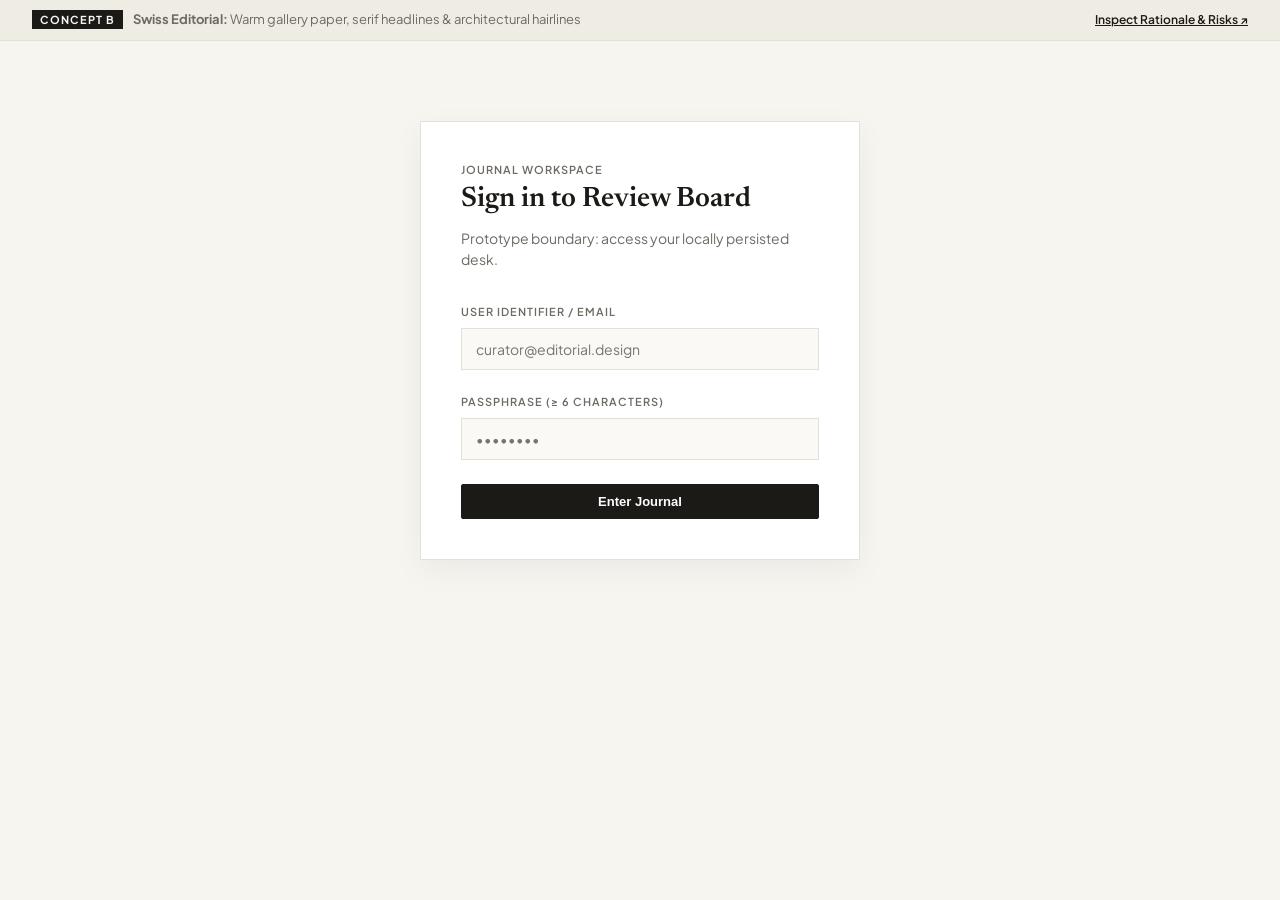
<file: product-design/design/concepts/concept-b-swiss-editorial.html>
<!DOCTYPE html>
<html lang="en">
<head>
  <meta charset="UTF-8">
  <meta name="viewport" content="width=device-width, initial-scale=1.0">
  <title>Concept B: Swiss Editorial — 4-Status Ticket Board</title>
  <link rel="preconnect" href="https://fonts.googleapis.com">
  <link rel="preconnect" href="https://fonts.gstatic.com" crossorigin>
  <link href="https://fonts.googleapis.com/css2?family=Newsreader:ital,opsz,wght@0,6..72,400;0,6..72,600;1,6..72,400&family=Plus+Jakarta+Sans:wght@400;500;600;700&display=swap" rel="stylesheet">
  <style>
    /* CONCEPT B: SWISS EDITORIAL (Warm Gallery Paper & Typographic Elegance) */
    :root {
      --bg-page: #F6F5F0;
      --bg-card: #FFFFFF;
      --bg-card-hover: #FCFCFA;
      --border-hairline: #E3E0D8;
      --border-emphasis: #B8B3A7;
      --text-ink: #1C1A17;
      --text-subtle: #6E6A63;
      --text-faint: #9E998F;
      --accent-clay: #C25E3E;
      --accent-cobalt: #2D5B88;
      --accent-forest: #3E6B48;
      --accent-charcoal: #2B2824;
      --font-display: 'Newsreader', Georgia, serif;
      --font-body: 'Plus Jakarta Sans', -apple-system, sans-serif;
      --radius-editorial: 2px; /* Razor sharp architectural corners */
    }

    * { box-sizing: border-box; margin: 0; padding: 0; }
    body {
      font-family: var(--font-body);
      background-color: var(--bg-page);
      color: var(--text-ink);
      min-height: 100vh;
      display: flex;
      flex-direction: column;
      overflow-x: hidden;
      line-height: 1.5;
    }

    /* TOP NOTICE BANNER */
    .editorial-notice {
      background: #EFECE4;
      border-bottom: 1px solid var(--border-hairline);
      padding: 10px 32px;
      display: flex;
      justify-content: space-between;
      align-items: center;
      font-size: 13px;
    }
    .badge-editorial {
      background: var(--text-ink);
      color: #F6F5F0;
      padding: 3px 8px;
      font-size: 11px;
      letter-spacing: 1px;
      text-transform: uppercase;
      font-weight: 700;
    }
    .btn-text-link {
      background: transparent;
      border: none;
      color: var(--text-ink);
      font-size: 12px;
      text-decoration: underline;
      cursor: pointer;
      font-family: var(--font-body);
      font-weight: 600;
    }

    /* HEADER */
    .masthead {
      background: var(--bg-page);
      border-bottom: 2px solid var(--text-ink);
      padding: 20px 32px;
      display: flex;
      justify-content: space-between;
      align-items: baseline;
    }
    .masthead-logo {
      font-family: var(--font-display);
      font-size: 26px;
      font-weight: 600;
      font-style: italic;
      letter-spacing: -0.5px;
    }
    .masthead-sub {
      font-size: 12px;
      color: var(--text-subtle);
      text-transform: uppercase;
      letter-spacing: 1.5px;
      margin-left: 12px;
    }
    .masthead-controls {
      display: flex;
      align-items: center;
      gap: 16px;
    }
    .session-indicator {
      font-size: 13px;
      color: var(--text-subtle);
      border-right: 1px solid var(--border-hairline);
      padding-right: 16px;
    }
    .btn-editorial-primary {
      background: var(--text-ink);
      color: #FFFFFF;
      border: 1px solid var(--text-ink);
      padding: 9px 18px;
      font-size: 13px;
      font-weight: 600;
      cursor: pointer;
      border-radius: var(--radius-editorial);
      transition: all 0.15s;
    }
    .btn-editorial-primary:hover {
      background: #3B3833;
    }
    .btn-editorial-outline {
      background: transparent;
      color: var(--text-ink);
      border: 1px solid var(--border-emphasis);
      padding: 9px 16px;
      font-size: 13px;
      font-weight: 500;
      cursor: pointer;
      border-radius: var(--radius-editorial);
    }
    .btn-editorial-outline:hover {
      background: #ECE9E1;
    }

    /* AUTH VIEW */
    .auth-card-editorial {
      max-width: 440px;
      margin: 80px auto;
      padding: 40px;
      background: var(--bg-card);
      border: 1px solid var(--border-hairline);
      box-shadow: 0 10px 30px rgba(28, 26, 23, 0.05);
    }
    .auth-lead {
      font-family: var(--font-display);
      font-size: 28px;
      margin-bottom: 8px;
      font-weight: 600;
    }
    .auth-subtitle {
      font-size: 14px;
      color: var(--text-subtle);
      margin-bottom: 28px;
    }
    .input-field {
      width: 100%;
      background: #FAF9F6;
      border: 1px solid var(--border-hairline);
      padding: 11px 14px;
      font-size: 14px;
      font-family: var(--font-body);
      color: var(--text-ink);
      margin-top: 6px;
      outline: none;
      transition: border-color 0.15s;
    }
    .input-field:focus {
      border-color: var(--text-ink);
      background: #FFFFFF;
    }
    .field-caption {
      font-size: 11px;
      text-transform: uppercase;
      letter-spacing: 1px;
      font-weight: 600;
      color: var(--text-subtle);
    }

    /* WORKSPACE BOARD */
    .workspace-stage {
      flex: 1;
      padding: 32px;
      max-width: 1680px;
      width: 100%;
      margin: 0 auto;
    }
    .stage-heading-bar {
      display: flex;
      justify-content: space-between;
      align-items: flex-end;
      margin-bottom: 24px;
      padding-bottom: 16px;
      border-bottom: 1px solid var(--border-hairline);
    }
    .stage-title {
      font-family: var(--font-display);
      font-size: 24px;
      font-weight: 400;
    }

    /* MOBILE SEGMENTED BAR */
    .editorial-tabs {
      display: none;
      margin-bottom: 20px;
      border-bottom: 2px solid var(--border-hairline);
    }
    .tab-pill-editorial {
      background: transparent;
      border: none;
      padding: 10px 16px;
      font-size: 13px;
      font-weight: 600;
      color: var(--text-subtle);
      cursor: pointer;
      position: relative;
    }
    .tab-pill-editorial.active {
      color: var(--text-ink);
    }
    .tab-pill-editorial.active::after {
      content: '';
      position: absolute;
      bottom: -2px; left: 0; right: 0;
      height: 2px;
      background: var(--text-ink);
    }

    /* ARCHITECTURAL COLUMNS */
    .columns-ensemble {
      display: grid;
      grid-template-columns: repeat(4, 1fr);
      gap: 24px;
      align-items: start;
    }
    .column-compartment {
      background: transparent;
      border-top: 3px solid var(--text-ink);
      padding-top: 14px;
      display: flex;
      flex-direction: column;
      min-height: 520px;
    }
    .column-compartment[data-lane="backlog"] { border-top-color: var(--text-faint); }
    .column-compartment[data-lane="todo"] { border-top-color: var(--accent-cobalt); }
    .column-compartment[data-lane="in_progress"] { border-top-color: var(--accent-clay); }
    .column-compartment[data-lane="done"] { border-top-color: var(--accent-forest); }

    .compartment-header {
      display: flex;
      justify-content: space-between;
      align-items: baseline;
      margin-bottom: 16px;
      padding: 0 4px;
    }
    .compartment-label {
      font-size: 14px;
      font-weight: 700;
      text-transform: uppercase;
      letter-spacing: 0.8px;
    }
    .compartment-tally {
      font-family: var(--font-display);
      font-style: italic;
      font-size: 15px;
      color: var(--text-subtle);
    }

    .cards-flow {
      display: flex;
      flex-direction: column;
      gap: 14px;
      flex: 1;
      min-height: 140px;
      padding: 4px;
    }
    .cards-flow.drag-active {
      background: rgba(227, 224, 216, 0.4);
      outline: 1px dashed var(--border-emphasis);
    }

    /* CARD STRUCTURE */
    .sheet-card {
      background: var(--bg-card);
      border: 1px solid var(--border-hairline);
      border-radius: var(--radius-editorial);
      padding: 16px;
      cursor: grab;
      box-shadow: 0 1px 3px rgba(28, 26, 23, 0.03);
      transition: all 0.15s ease;
      position: relative;
    }
    .sheet-card:hover {
      background: var(--bg-card-hover);
      border-color: var(--border-emphasis);
      box-shadow: 0 4px 12px rgba(28, 26, 23, 0.06);
    }
    .sheet-card:focus-visible {
      outline: 2px solid var(--text-ink);
      outline-offset: 2px;
    }
    .sheet-card.dragging {
      opacity: 0.4;
      border-style: dashed;
    }
    .sheet-meta {
      display: flex;
      justify-content: space-between;
      align-items: center;
      margin-bottom: 10px;
    }
    .sheet-id {
      font-size: 11px;
      font-weight: 600;
      letter-spacing: 0.5px;
      color: var(--text-faint);
    }
    .sheet-menu-btn {
      background: transparent;
      border: none;
      cursor: pointer;
      color: var(--text-faint);
      padding: 2px 6px;
      font-size: 14px;
    }
    .sheet-menu-btn:hover { color: var(--text-ink); }
    .sheet-title {
      font-size: 14px;
      font-weight: 600;
      line-height: 1.4;
      color: var(--text-ink);
      margin-bottom: 10px;
    }
    .sheet-footer {
      display: flex;
      flex-wrap: wrap;
      gap: 6px;
      align-items: center;
    }
    .editorial-tag {
      font-size: 11px;
      padding: 2px 6px;
      border: 1px solid var(--border-hairline);
      color: var(--text-subtle);
      border-radius: 2px;
    }
    .doc-indicator {
      margin-left: auto;
      font-size: 12px;
      color: var(--text-faint);
    }

    /* EMPTY LANE */
    .editorial-empty {
      border: 1px dashed var(--border-hairline);
      padding: 28px 16px;
      text-align: center;
      margin: 8px 0;
      color: var(--text-subtle);
    }
    .editorial-empty-txt {
      font-family: var(--font-display);
      font-style: italic;
      font-size: 15px;
      margin-bottom: 8px;
    }

    .compartment-footer {
      margin-top: 14px;
    }
    .add-entry-btn {
      width: 100%;
      background: transparent;
      border: 1px solid var(--border-hairline);
      color: var(--text-subtle);
      padding: 10px;
      font-size: 12px;
      font-weight: 600;
      text-transform: uppercase;
      letter-spacing: 0.5px;
      cursor: pointer;
      transition: all 0.15s;
    }
    .add-entry-btn:hover {
      background: #FFFFFF;
      color: var(--text-ink);
      border-color: var(--text-ink);
    }

    /* MODAL */
    .overlay-curtain {
      position: fixed;
      top: 0; left: 0; right: 0; bottom: 0;
      background: rgba(28, 26, 23, 0.4);
      display: flex;
      align-items: center;
      justify-content: center;
      z-index: 1000;
      opacity: 0;
      pointer-events: none;
      transition: opacity 0.2s;
    }
    .overlay-curtain.is-open {
      opacity: 1;
      pointer-events: auto;
    }
    .dialog-parchment {
      background: #FFFFFF;
      border: 1px solid var(--border-emphasis);
      width: 90%;
      max-width: 540px;
      box-shadow: 0 20px 40px rgba(0,0,0,0.15);
      border-radius: var(--radius-editorial);
    }
    .dialog-header {
      padding: 20px 24px;
      border-bottom: 1px solid var(--border-hairline);
      display: flex;
      justify-content: space-between;
      align-items: baseline;
    }
    .dialog-title {
      font-family: var(--font-display);
      font-size: 22px;
      font-weight: 600;
    }
    .dialog-content { padding: 24px; }
    .dialog-footer {
      padding: 16px 24px;
      border-top: 1px solid var(--border-hairline);
      display: flex;
      justify-content: space-between;
      align-items: center;
      background: #FAF9F6;
    }

    /* TOAST */
    .editorial-toast {
      position: fixed;
      bottom: 24px; right: 24px;
      background: var(--text-ink);
      color: #FFFFFF;
      padding: 12px 20px;
      font-size: 13px;
      border-radius: var(--radius-editorial);
      display: flex;
      align-items: center;
      gap: 12px;
      z-index: 2000;
      box-shadow: 0 8px 24px rgba(0,0,0,0.15);
    }

    /* POPOVER */
    .editorial-popover {
      position: absolute;
      background: #FFFFFF;
      border: 1px solid var(--border-emphasis);
      padding: 6px;
      box-shadow: 0 8px 20px rgba(0,0,0,0.1);
      z-index: 600;
      min-width: 180px;
    }
    .editorial-popover-opt {
      padding: 8px 12px;
      font-size: 13px;
      cursor: pointer;
    }
    .editorial-popover-opt:hover {
      background: #F6F5F0;
      font-weight: 600;
    }

    /* INFO DRAWER */
    .editorial-drawer {
      display: none;
      position: fixed;
      top: 0; right: 0; bottom: 0;
      width: 440px;
      background: #FAF9F6;
      border-left: 1px solid var(--border-emphasis);
      padding: 32px;
      overflow-y: auto;
      z-index: 1500;
      box-shadow: -10px 0 30px rgba(0,0,0,0.08);
    }
    .editorial-drawer.is-open { display: block; }

    @media (max-width: 1024px) {
      .columns-ensemble { grid-template-columns: repeat(2, 1fr); }
    }
    @media (max-width: 768px) {
      .editorial-tabs { display: flex; }
      .columns-ensemble { grid-template-columns: 1fr; }
      .column-compartment { display: none; }
      .column-compartment.tab-active { display: flex; }
      .masthead { padding: 16px; }
      .workspace-stage { padding: 16px; }
    }
  </style>
</head>
<body>

  <div class="editorial-notice">
    <div>
      <span class="badge-editorial">Concept B</span>
      <span style="margin-left: 8px; color: var(--text-subtle);"><strong>Swiss Editorial:</strong> Warm gallery paper, serif headlines &amp; architectural hairlines</span>
    </div>
    <button class="btn-text-link" id="showRationaleBtn">Inspect Rationale &amp; Risks ↗</button>
  </div>

  <div id="mountPoint"></div>
  <div id="toastOutlet"></div>

  <!-- RATIONALE DRAWER -->
  <div class="editorial-drawer" id="rationaleDrawer">
    <div style="display: flex; justify-content: space-between; align-items: baseline; margin-bottom: 24px;">
      <h3 style="font-family: var(--font-display); font-size: 24px;">Concept B Review</h3>
      <button class="btn-text-link" id="hideRationaleBtn">Close ✕</button>
    </div>
    <div style="margin-bottom: 20px;">
      <div class="field-caption" style="margin-bottom: 6px;">Design Philosophy</div>
      <p style="font-size: 14px; color: var(--text-subtle); line-height: 1.6;">
        Treated like a printed architectural monograph. Embraces warm ivory backgrounds (`#F6F5F0`), deep ink blacks, and serif display titles (`Newsreader`). Minimizes shadow-heavy GUI tropes in favor of spatial tension and clean hairlines.
      </p>
    </div>
    <div style="margin-bottom: 20px;">
      <div class="field-caption" style="margin-bottom: 6px;">Interaction Risks</div>
      <p style="font-size: 14px; color: var(--text-subtle); line-height: 1.6;">
        1. Generous margins and font sizes consume more vertical screen space than compact terminal tables.<br>
        2. Users accustomed to dark mode may experience glare in dark room settings.
      </p>
    </div>
    <div>
      <div class="field-caption" style="margin-bottom: 6px;">Contract Fidelity</div>
      <p style="font-size: 14px; color: var(--text-subtle); line-height: 1.6;">
        Preserves 100% identical functional parity: 4 statuses, modal validations, drag-and-drop, mobile touch move menu, and simulated rollback on error.
      </p>
    </div>
  </div>

  <script>
    const STORAGE_KEY_SESSION = 'concept_b_session';
    const STORAGE_KEY_TICKETS = 'concept_b_tickets';

    const INITIAL_TICKETS = [
      { id: 'TCK-201', title: 'Implement on-device OCR regex parser for VND', description: 'Ensure dots and commas are stripped, normalize 45k to 45000.', status: 'backlog', tags: ['parser', 'core'] },
      { id: 'TCK-202', title: 'Design fallback Review & Verification screen', description: 'Prevent auto-commit to sqlite without user confirmation.', status: 'backlog', tags: ['ui', 'security'] },
      { id: 'TCK-203', title: 'Set up sqflite local persistence table schema', description: 'Add indices for transaction_date and category.', status: 'todo', tags: ['database'] },
      { id: 'TCK-204', title: 'Construct CustomPainter Category Donut chart', description: 'Zero dependency sweep angle animation with easeOutCubic.', status: 'in_progress', tags: ['canvas', 'chart'] },
      { id: 'TCK-205', title: 'Weekly 7-day bar chart with tooltip feedback', description: 'Bo góc RRect, dynamic y-scale.', status: 'done', tags: ['canvas'] }
    ];

    let session = JSON.parse(localStorage.getItem(STORAGE_KEY_SESSION) || 'null');
    let tickets = JSON.parse(localStorage.getItem(STORAGE_KEY_TICKETS) || JSON.stringify(INITIAL_TICKETS));
    let activeTab = 'backlog';
    let isFailing = false;
    let editId = null;
    let isDirty = false;

    function save() { localStorage.setItem(STORAGE_KEY_TICKETS, JSON.stringify(tickets)); }

    function flashToast(msg, isErr = false, retryFn = null) {
      const outlet = document.getElementById('toastOutlet');
      const toast = document.createElement('div');
      toast.className = 'editorial-toast';
      if (isErr) toast.style.background = '#8B261E';
      toast.innerHTML = `<span>${msg}</span>`;
      if (retryFn) {
        const btn = document.createElement('button');
        btn.textContent = 'Retry';
        btn.style.cssText = 'background:#FFF; color:#000; border:none; padding:2px 8px; font-weight:600; cursor:pointer; margin-left:8px;';
        btn.onclick = () => { retryFn(); toast.remove(); };
        toast.appendChild(btn);
      }
      outlet.appendChild(toast);
      setTimeout(() => toast.remove(), 4000);
    }

    function render() {
      const mount = document.getElementById('mountPoint');
      if (!session) renderAuth(mount);
      else renderBoard(mount);
    }

    function renderAuth(mount) {
      mount.innerHTML = `
        <div class="auth-card-editorial">
          <div class="field-caption">Journal Workspace</div>
          <h2 class="auth-lead">Sign in to Review Board</h2>
          <p class="auth-subtitle">Prototype boundary: access your locally persisted desk.</p>
          <form id="authForm">
            <div style="margin-bottom: 18px;">
              <label class="field-caption">User Identifier / Email</label>
              <input type="text" id="authEmail" class="input-field" placeholder="curator@editorial.design" required>
            </div>
            <div style="margin-bottom: 24px;">
              <label class="field-caption">Passphrase (&ge; 6 characters)</label>
              <input type="password" id="authPass" class="input-field" placeholder="••••••••" required minlength="6">
            </div>
            <button type="submit" class="btn-editorial-primary" style="width:100%;">Enter Journal</button>
          </form>
        </div>
      `;
      document.getElementById('authForm').onsubmit = (e) => {
        e.preventDefault();
        const email = document.getElementById('authEmail').value.trim();
        session = { user: email || 'editorial_lead' };
        localStorage.setItem(STORAGE_KEY_SESSION, JSON.stringify(session));
        flashToast(`Session initialized for ${session.user}`);
        render();
      };
    }

    function renderBoard(mount) {
      const lanes = [
        { id: 'backlog', title: 'Backlog' },
        { id: 'todo', title: 'To Do' },
        { id: 'in_progress', title: 'In Progress' },
        { id: 'done', title: 'Done' }
      ];

      mount.innerHTML = `
        <header class="masthead">
          <div style="display:flex; align-items:baseline;">
            <span class="masthead-logo">The Working Board</span>
            <span class="masthead-sub">Issue Index &bull; Concept B</span>
          </div>
          <div class="masthead-controls">
            <span class="session-indicator">${session.user}</span>
            <button class="btn-editorial-primary" id="globalAddBtn">+ New Ticket</button>
            <button class="btn-editorial-outline" id="logoutBtn">Leave</button>
          </div>
        </header>

        <main class="workspace-stage">
          <div class="stage-heading-bar">
            <div>
              <div class="field-caption">Volume IV</div>
              <h1 class="stage-title">Sprint Manifest &amp; Work Items</h1>
            </div>
            <div>
              <button id="toggleErrorBtn" class="btn-editorial-outline" style="font-size:12px; ${isFailing ? 'border-color:#C25E3E; color:#C25E3E;' : ''}">
                Network Simulation: ${isFailing ? 'Failure Active (Rollback)' : 'Normal'}
              </button>
            </div>
          </div>

          <div class="editorial-tabs">
            ${lanes.map(l => `
              <button class="tab-pill-editorial ${activeTab === l.id ? 'active' : ''}" data-tab="${l.id}">
                ${l.title} (${tickets.filter(t => t.status === l.id).length})
              </button>
            `).join('')}
          </div>

          <div class="columns-ensemble">
            ${lanes.map(l => {
              const laneTickets = tickets.filter(t => t.status === l.id);
              return `
                <section class="column-compartment ${activeTab === l.id ? 'tab-active' : ''}" data-lane="${l.id}">
                  <div class="compartment-header">
                    <span class="compartment-label">${l.title}</span>
                    <span class="compartment-tally">${laneTickets.length} items</span>
                  </div>

                  <div class="cards-flow" data-lane="${l.id}">
                    ${laneTickets.length === 0 ? `
                      <div class="editorial-empty">
                        <div class="editorial-empty-txt">Quiet in ${l.title}</div>
                        <button class="btn-editorial-outline lane-empty-add" data-lane="${l.id}" style="font-size:11px; padding:4px 8px;">+ Add Entry</button>
                      </div>
                    ` : laneTickets.map(t => `
                      <article class="sheet-card" draggable="true" data-id="${t.id}" tabindex="0">
                        <div class="sheet-meta">
                          <span class="sheet-id">${t.id}</span>
                          <button class="sheet-menu-btn" data-id="${t.id}">•••</button>
                        </div>
                        <h4 class="sheet-title">${escape(t.title)}</h4>
                        <div class="sheet-footer">
                          ${t.tags.map(tag => `<span class="editorial-tag">${escape(tag)}</span>`).join('')}
                          ${t.description ? `<span class="doc-indicator" title="Has notes">¶</span>` : ''}
                        </div>
                      </article>
                    `).join('')}
                  </div>

                  <div class="compartment-footer">
                    <button class="add-entry-btn" data-lane="${l.id}">+ Add Ticket</button>
                  </div>
                </section>
              `;
            }).join('')}
          </div>
        </main>

        <!-- DIALOG -->
        <div class="overlay-curtain" id="ticketCurtain">
          <div class="dialog-parchment">
            <div class="dialog-header">
              <span class="dialog-title" id="curtainTitle">New Ticket</span>
              <button class="btn-text-link" id="curtainClose">Dismiss</button>
            </div>
            <div class="dialog-content">
              <form id="dialogForm">
                <div style="margin-bottom: 16px;">
                  <div style="display:flex; justify-content:space-between;">
                    <label class="field-caption">Title *</label>
                    <span id="charNum" style="font-size:11px; color:var(--text-faint);">0/100</span>
                  </div>
                  <input type="text" id="dlgTitle" class="input-field" maxlength="100" placeholder="Articulate the task clearly..." required>
                  <div id="dlgTitleErr" style="color:#C25E3E; font-size:12px; margin-top:4px; display:none;">Title is mandatory.</div>
                </div>
                <div style="margin-bottom: 16px;">
                  <label class="field-caption">Status Lane</label>
                  <select id="dlgStatus" class="input-field">
                    <option value="backlog">Backlog</option>
                    <option value="todo">To Do</option>
                    <option value="in_progress">In Progress</option>
                    <option value="done">Done</option>
                  </select>
                </div>
                <div style="margin-bottom: 16px;">
                  <label class="field-caption">Tags</label>
                  <input type="text" id="dlgTags" class="input-field" placeholder="editorial, typography, review">
                </div>
                <div style="margin-bottom: 16px;">
                  <label class="field-caption">Elaboration (Optional)</label>
                  <textarea id="dlgDesc" class="input-field" rows="4" placeholder="Detailed notes..."></textarea>
                </div>
              </form>
            </div>
            <div class="dialog-footer">
              <button type="button" class="btn-editorial-outline" id="dlgDelete" style="color:#C25E3E; border-color:#C25E3E; display:none;">Delete</button>
              <div style="display:flex; gap:10px; margin-left:auto;">
                <button type="button" class="btn-editorial-outline" id="dlgCancel">Cancel</button>
                <button type="button" class="btn-editorial-primary" id="dlgSave">Save Entry</button>
              </div>
            </div>
          </div>
        </div>

        <!-- DISCARD WARNING -->
        <div class="overlay-curtain" id="discardCurtain">
          <div class="dialog-parchment" style="max-width:380px; padding:24px;">
            <h4 class="dialog-title" style="font-size:18px; margin-bottom:8px;">Discard draft?</h4>
            <p style="font-size:13px; color:var(--text-subtle); margin-bottom:20px;">Uncommitted inputs will be removed.</p>
            <div style="display:flex; justify-content:flex-end; gap:8px;">
              <button class="btn-editorial-outline" id="keepEditingBtn">Keep Editing</button>
              <button class="btn-editorial-primary" id="confirmDiscardBtn" style="background:#C25E3E;">Discard</button>
            </div>
          </div>
        </div>
      `;

      wireEvents();
    }

    function escape(s) {
      if (!s) return '';
      return s.replace(/&/g, '&amp;').replace(/</g, '&lt;').replace(/>/g, '&gt;').replace(/"/g, '&quot;');
    }

    function wireEvents() {
      document.getElementById('logoutBtn').onclick = () => {
        session = null;
        localStorage.removeItem(STORAGE_KEY_SESSION);
        render();
      };

      document.getElementById('toggleErrorBtn').onclick = () => {
        isFailing = !isFailing;
        render();
      };

      document.querySelectorAll('.tab-pill-editorial').forEach(b => {
        b.onclick = () => { activeTab = b.dataset.tab; render(); };
      });

      document.getElementById('globalAddBtn').onclick = () => openDialog(null, 'backlog');
      document.querySelectorAll('.add-entry-btn, .lane-empty-add').forEach(b => {
        b.onclick = () => openDialog(null, b.dataset.lane);
      });

      document.querySelectorAll('.sheet-card').forEach(c => {
        c.onclick = (e) => {
          if (e.target.classList.contains('sheet-menu-btn')) return;
          openDialog(c.dataset.id);
        };
        c.onkeydown = (e) => {
          if (e.key === 'Enter') openDialog(c.dataset.id);
        };
      });

      document.querySelectorAll('.sheet-menu-btn').forEach(btn => {
        btn.onclick = (e) => {
          e.stopPropagation();
          showMenu(btn, btn.dataset.id);
        };
      });

      setupDnd();

      document.getElementById('curtainClose').onclick = attemptClose;
      document.getElementById('dlgCancel').onclick = attemptClose;
      document.getElementById('dlgSave').onclick = saveTicket;
      document.getElementById('dlgDelete').onclick = deleteTicket;

      document.getElementById('dlgTitle').oninput = (e) => {
        isDirty = true;
        document.getElementById('charNum').textContent = `${e.target.value.length}/100`;
      };
      document.getElementById('dlgDesc').oninput = () => isDirty = true;
      document.getElementById('dlgTags').oninput = () => isDirty = true;
      document.getElementById('dlgStatus').onchange = () => isDirty = true;

      document.getElementById('keepEditingBtn').onclick = () => {
        document.getElementById('discardCurtain').classList.remove('is-open');
      };
      document.getElementById('confirmDiscardBtn').onclick = () => {
        document.getElementById('discardCurtain').classList.remove('is-open');
        closeDialogForced();
      };
    }

    function showMenu(btn, ticketId) {
      document.querySelectorAll('.editorial-popover').forEach(p => p.remove());
      const ticket = tickets.find(t => t.id === ticketId);
      if (!ticket) return;

      const popover = document.createElement('div');
      popover.className = 'editorial-popover';
      const lanes = ['backlog', 'todo', 'in_progress', 'done'];
      popover.innerHTML = lanes.map(l => `
        <div class="editorial-popover-opt" data-lane="${l}">
          Move to ${l.replace('_', ' ').toUpperCase()} ${ticket.status === l ? '✓' : ''}
        </div>
      `).join('');

      const rect = btn.getBoundingClientRect();
      popover.style.top = `${rect.bottom + window.scrollY + 4}px`;
      popover.style.left = `${Math.min(rect.left, window.innerWidth - 190)}px`;

      popover.querySelectorAll('.editorial-popover-opt').forEach(opt => {
        opt.onclick = () => {
          shiftTicket(ticketId, opt.dataset.lane);
          popover.remove();
        };
      });

      document.body.appendChild(popover);
      const close = (e) => {
        if (!popover.contains(e.target) && e.target !== btn) {
          popover.remove();
          document.removeEventListener('click', close);
        }
      };
      setTimeout(() => document.addEventListener('click', close), 10);
    }

    let dragId = null;
    function setupDnd() {
      document.querySelectorAll('.sheet-card').forEach(c => {
        c.ondragstart = (e) => {
          dragId = c.dataset.id;
          c.classList.add('dragging');
        };
        c.ondragend = () => {
          c.classList.remove('dragging');
          dragId = null;
        };
      });

      document.querySelectorAll('.cards-flow').forEach(f => {
        f.ondragover = (e) => { e.preventDefault(); f.classList.add('drag-active'); };
        f.ondragleave = () => f.classList.remove('drag-active');
        f.ondrop = (e) => {
          e.preventDefault();
          f.classList.remove('drag-active');
          if (dragId && f.dataset.lane) shiftTicket(dragId, f.dataset.lane);
        };
      });
    }

    function shiftTicket(id, targetLane) {
      const ticket = tickets.find(t => t.id === id);
      if (!ticket || ticket.status === targetLane) return;
      const prior = ticket.status;

      ticket.status = targetLane;
      ticket.updatedAt = new Date().toISOString();
      save();
      render();

      if (isFailing) {
        setTimeout(() => {
          ticket.status = prior;
          save();
          render();
          flashToast(`Rollback: returned ${ticket.id} to ${prior.toUpperCase()}`, true, () => {
            shiftTicket(id, targetLane);
          });
        }, 600);
      } else {
        flashToast(`Shifted ${ticket.id} to ${targetLane.replace('_', ' ').toUpperCase()}`);
      }
    }

    function openDialog(id = null, lane = 'backlog') {
      editId = id;
      isDirty = false;
      const cur = id ? tickets.find(t => t.id === id) : null;

      document.getElementById('curtainTitle').textContent = cur ? `Revise ${cur.id}` : 'Create Ticket';
      document.getElementById('dlgTitle').value = cur ? cur.title : '';
      document.getElementById('dlgDesc').value = cur ? (cur.description || '') : '';
      document.getElementById('dlgTags').value = cur ? cur.tags.join(', ') : '';
      document.getElementById('dlgStatus').value = cur ? cur.status : lane;
      document.getElementById('charNum').textContent = `${cur ? cur.title.length : 0}/100`;
      document.getElementById('dlgDelete').style.display = cur ? 'inline-block' : 'none';
      document.getElementById('dlgTitleErr').style.display = 'none';

      document.getElementById('ticketCurtain').classList.add('is-open');
      setTimeout(() => document.getElementById('dlgTitle').focus(), 100);
    }

    function attemptClose() {
      if (isDirty) document.getElementById('discardCurtain').classList.add('is-open');
      else closeDialogForced();
    }

    function closeDialogForced() {
      document.getElementById('ticketCurtain').classList.remove('is-open');
      isDirty = false;
      editId = null;
    }

    function saveTicket() {
      const title = document.getElementById('dlgTitle').value.trim();
      if (!title) {
        document.getElementById('dlgTitleErr').style.display = 'block';
        return;
      }

      const status = document.getElementById('dlgStatus').value;
      const desc = document.getElementById('dlgDesc').value.trim();
      const tags = document.getElementById('dlgTags').value.split(',').map(s => s.trim().replace(/^#/, '')).filter(Boolean);

      if (editId) {
        const t = tickets.find(x => x.id === editId);
        if (t) {
          t.title = title;
          t.status = status;
          t.description = desc;
          t.tags = tags;
          t.updatedAt = new Date().toISOString();
        }
      } else {
        tickets.push({
          id: `TCK-${Math.floor(100 + Math.random() * 900)}`,
          title, status, description: desc, tags,
          createdAt: new Date().toISOString(),
          updatedAt: new Date().toISOString()
        });
      }
      save();
      closeDialogForced();
      render();
    }

    function deleteTicket() {
      if (!editId) return;
      if (confirm(`Remove ticket ${editId}?`)) {
        tickets = tickets.filter(t => t.id !== editId);
        save();
        closeDialogForced();
        render();
      }
    }

    document.getElementById('showRationaleBtn').onclick = () => document.getElementById('rationaleDrawer').classList.add('is-open');
    document.getElementById('hideRationaleBtn').onclick = () => document.getElementById('rationaleDrawer').classList.remove('is-open');

    render();
  </script>
</body>
</html>
</file>
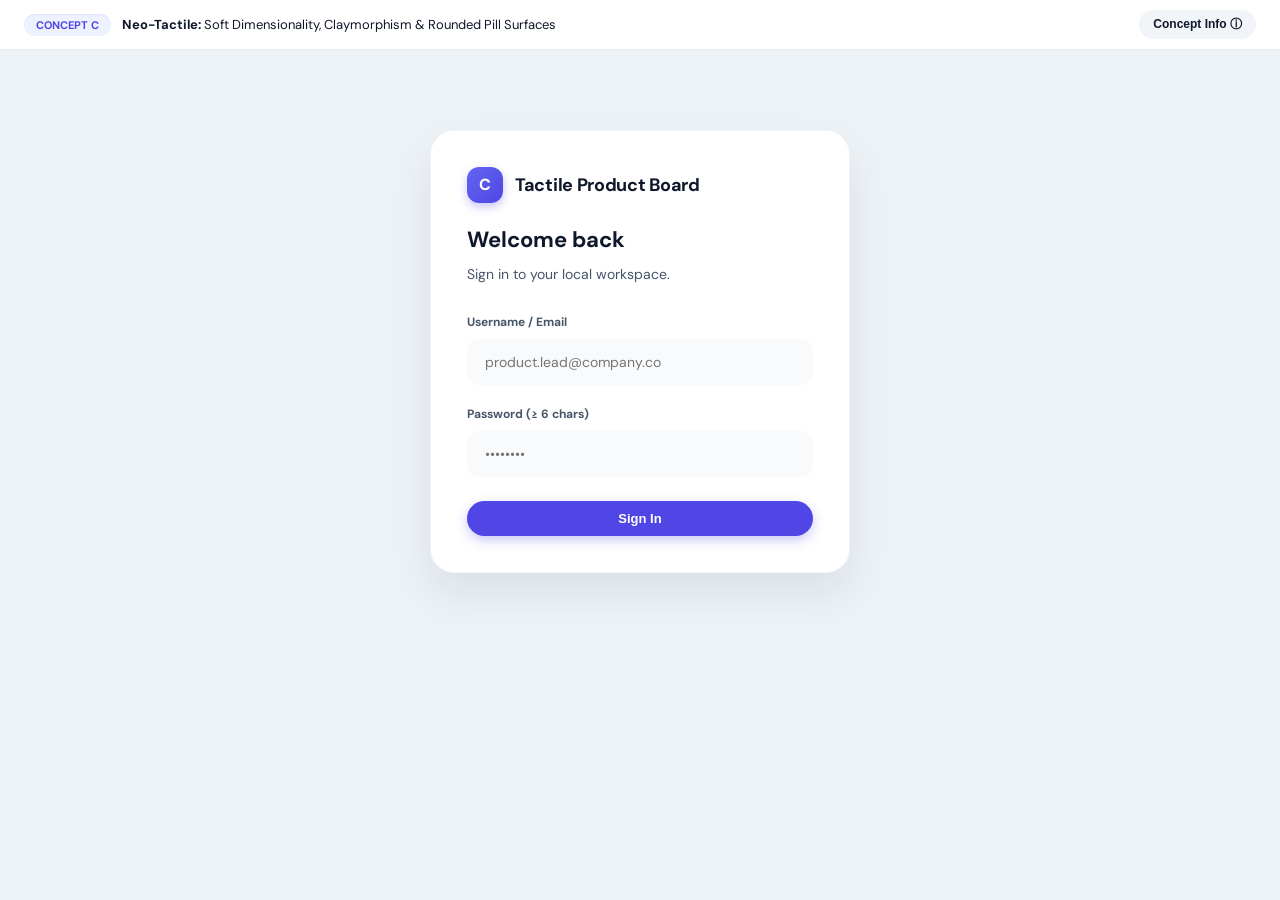
<file: product-design/design/concepts/concept-c-neo-tactile.html>
<!DOCTYPE html>
<html lang="en">
<head>
  <meta charset="UTF-8">
  <meta name="viewport" content="width=device-width, initial-scale=1.0">
  <title>Concept C: Neo-Tactile — 4-Status Ticket Board</title>
  <link rel="preconnect" href="https://fonts.googleapis.com">
  <link rel="preconnect" href="https://fonts.gstatic.com" crossorigin>
  <link href="https://fonts.googleapis.com/css2?family=DM+Sans:ital,opsz,wght@0,9..40,400;0,9..40,500;0,9..40,600;0,9..40,700;1,9..40,400&display=swap" rel="stylesheet">
  <style>
    /* CONCEPT C: NEO-TACTILE (Soft Dimensionality, Rounded Pill Surfaces & Clay Tactility) */
    :root {
      --canvas-tint: #EDF2F7;
      --surface-card: #FFFFFF;
      --surface-lane: #E2E8F0;
      --surface-hover: #F8FAFC;
      --text-bold: #0F172A;
      --text-medium: #475569;
      --text-light: #94A3B8;
      --brand-vibe: #4F46E5;
      --brand-vibe-hover: #4338CA;
      --lane-backlog: #64748B;
      --lane-todo: #2563EB;
      --lane-progress: #D97706;
      --lane-done: #059669;
      --shadow-soft: 0 4px 12px rgba(15, 23, 42, 0.05), 0 1px 3px rgba(15, 23, 42, 0.03);
      --shadow-hover: 0 12px 24px rgba(15, 23, 42, 0.08), 0 4px 8px rgba(15, 23, 42, 0.04);
      --shadow-lifted: 0 20px 32px rgba(15, 23, 42, 0.12);
      --radius-pill: 9999px;
      --radius-box: 16px;
      --radius-sm: 10px;
      --font-dmsans: 'DM Sans', -apple-system, sans-serif;
    }

    * { box-sizing: border-box; margin: 0; padding: 0; }
    body {
      font-family: var(--font-dmsans);
      background-color: var(--canvas-tint);
      color: var(--text-bold);
      min-height: 100vh;
      display: flex;
      flex-direction: column;
      overflow-x: hidden;
      line-height: 1.5;
    }

    /* CONCEPT C BANNER */
    .tactile-banner {
      background: #FFFFFF;
      border-bottom: 1px solid rgba(226, 232, 240, 0.8);
      padding: 10px 24px;
      display: flex;
      justify-content: space-between;
      align-items: center;
      font-size: 13px;
    }
    .badge-tactile {
      background: #EEF2FF;
      color: var(--brand-vibe);
      padding: 4px 12px;
      border-radius: var(--radius-pill);
      font-weight: 700;
      font-size: 11px;
      box-shadow: inset 0 1px 2px rgba(79, 70, 229, 0.1);
    }
    .tactile-info-btn {
      background: #F1F5F9;
      border: none;
      color: var(--text-bold);
      padding: 6px 14px;
      border-radius: var(--radius-pill);
      font-size: 12px;
      font-weight: 600;
      cursor: pointer;
      transition: all 0.15s;
    }
    .tactile-info-btn:hover { background: #E2E8F0; }

    /* HEADER */
    .tactile-header {
      background: #FFFFFF;
      padding: 16px 28px;
      display: flex;
      justify-content: space-between;
      align-items: center;
      box-shadow: 0 2px 10px rgba(0,0,0,0.03);
    }
    .brand-mark {
      display: flex;
      align-items: center;
      gap: 12px;
    }
    .circle-avatar-brand {
      width: 36px;
      height: 36px;
      background: linear-gradient(135deg, #6366F1, #4F46E5);
      border-radius: 12px;
      display: flex;
      align-items: center;
      justify-content: center;
      color: white;
      font-weight: 800;
      font-size: 16px;
      box-shadow: 0 4px 10px rgba(79, 70, 229, 0.3);
    }
    .brand-caption {
      font-size: 18px;
      font-weight: 700;
      letter-spacing: -0.3px;
    }
    .user-pill-tactile {
      background: #F8FAFC;
      border: 1px solid #E2E8F0;
      padding: 6px 14px;
      border-radius: var(--radius-pill);
      font-size: 13px;
      font-weight: 600;
      color: var(--text-medium);
      display: flex;
      align-items: center;
      gap: 8px;
    }
    .user-avatar-dot {
      width: 8px; height: 8px; border-radius: 50%; background: #10B981;
    }

    .btn-tactile {
      display: inline-flex;
      align-items: center;
      justify-content: center;
      gap: 8px;
      padding: 10px 18px;
      border-radius: var(--radius-pill);
      font-size: 13px;
      font-weight: 600;
      cursor: pointer;
      border: none;
      transition: transform 0.1s ease, box-shadow 0.15s ease;
      outline: none;
    }
    .btn-tactile:active {
      transform: scale(0.96);
    }
    .btn-tactile:focus-visible {
      box-shadow: 0 0 0 3px rgba(79, 70, 229, 0.35);
    }
    .btn-tactile-primary {
      background: var(--brand-vibe);
      color: white;
      box-shadow: 0 4px 12px rgba(79, 70, 229, 0.3);
    }
    .btn-tactile-primary:hover {
      background: var(--brand-vibe-hover);
      box-shadow: 0 6px 16px rgba(79, 70, 229, 0.4);
    }
    .btn-tactile-subtle {
      background: #F1F5F9;
      color: var(--text-bold);
    }
    .btn-tactile-subtle:hover { background: #E2E8F0; }

    /* AUTH VIEW */
    .tactile-auth-box {
      max-width: 420px;
      margin: 80px auto;
      padding: 36px;
      background: #FFFFFF;
      border-radius: 24px;
      box-shadow: 0 20px 40px rgba(15, 23, 42, 0.08);
      border: 1px solid #F1F5F9;
    }
    .tactile-input {
      width: 100%;
      background: #F8FAFC;
      border: 2px solid transparent;
      padding: 12px 16px;
      font-size: 14px;
      font-family: var(--font-dmsans);
      border-radius: 12px;
      outline: none;
      transition: all 0.15s;
      margin-top: 6px;
    }
    .tactile-input:focus {
      background: #FFFFFF;
      border-color: var(--brand-vibe);
      box-shadow: 0 4px 12px rgba(79, 70, 229, 0.1);
    }

    /* BOARD MAIN */
    .tactile-stage {
      flex: 1;
      padding: 28px;
      max-width: 1600px;
      width: 100%;
      margin: 0 auto;
    }
    .stage-bar {
      display: flex;
      justify-content: space-between;
      align-items: center;
      margin-bottom: 24px;
    }

    /* SEGMENTED TABS (MOBILE) */
    .tactile-lane-tabs {
      display: none;
      background: #E2E8F0;
      padding: 4px;
      border-radius: var(--radius-pill);
      gap: 4px;
      margin-bottom: 20px;
    }
    .lane-pill-tab {
      flex: 1;
      border: none;
      background: transparent;
      padding: 8px 12px;
      font-size: 13px;
      font-weight: 600;
      color: var(--text-medium);
      border-radius: var(--radius-pill);
      cursor: pointer;
    }
    .lane-pill-tab.active {
      background: #FFFFFF;
      color: var(--text-bold);
      box-shadow: 0 2px 6px rgba(0,0,0,0.06);
    }

    /* LANES DECK */
    .lanes-deck {
      display: grid;
      grid-template-columns: repeat(4, 1fr);
      gap: 20px;
      align-items: start;
    }
    .lane-card-box {
      background: #F8FAFC;
      border-radius: 20px;
      padding: 16px;
      display: flex;
      flex-direction: column;
      border: 1px solid #E2E8F0;
      min-height: 520px;
    }
    .lane-title-pill {
      display: flex;
      justify-content: space-between;
      align-items: center;
      padding: 4px 8px 14px 8px;
      border-bottom: 1px solid #E2E8F0;
    }
    .lane-heading {
      font-size: 15px;
      font-weight: 700;
      display: flex;
      align-items: center;
      gap: 8px;
    }
    .dot-lane {
      width: 10px; height: 10px; border-radius: 50%;
    }
    .dot-backlog { background: var(--lane-backlog); }
    .dot-todo { background: var(--lane-todo); }
    .dot-in_progress { background: var(--lane-progress); }
    .dot-done { background: var(--lane-done); }

    .counter-bubble {
      background: #FFFFFF;
      padding: 2px 10px;
      border-radius: var(--radius-pill);
      font-size: 12px;
      font-weight: 700;
      color: var(--text-medium);
      box-shadow: 0 1px 3px rgba(0,0,0,0.05);
    }

    .cards-stack {
      display: flex;
      flex-direction: column;
      gap: 12px;
      padding: 12px 0;
      flex: 1;
      min-height: 120px;
    }
    .cards-stack.drag-hovering {
      background: rgba(79, 70, 229, 0.06);
      border-radius: 14px;
      outline: 2px dashed var(--brand-vibe);
    }

    /* TACTILE CARD */
    .tactile-card {
      background: var(--surface-card);
      border-radius: 14px;
      padding: 16px;
      box-shadow: var(--shadow-soft);
      cursor: grab;
      border: 1px solid rgba(226, 232, 240, 0.7);
      transition: transform 0.15s ease, box-shadow 0.15s ease;
      position: relative;
    }
    .tactile-card:hover {
      box-shadow: var(--shadow-hover);
      transform: translateY(-2px);
    }
    .tactile-card:focus-visible {
      outline: 3px solid var(--brand-vibe);
      outline-offset: 2px;
    }
    .tactile-card.dragging {
      opacity: 0.3;
      transform: scale(0.95);
      cursor: grabbing;
    }
    .card-topbar {
      display: flex;
      justify-content: space-between;
      align-items: center;
      margin-bottom: 8px;
    }
    .badge-id {
      background: #F1F5F9;
      color: var(--text-medium);
      padding: 2px 8px;
      border-radius: 6px;
      font-size: 11px;
      font-weight: 700;
    }
    .btn-dot-menu {
      background: transparent;
      border: none;
      color: var(--text-light);
      cursor: pointer;
      font-size: 16px;
      border-radius: 6px;
      padding: 2px 6px;
    }
    .btn-dot-menu:hover { background: #F1F5F9; color: var(--text-bold); }
    .card-heading-title {
      font-size: 14px;
      font-weight: 600;
      line-height: 1.4;
      margin-bottom: 12px;
      color: var(--text-bold);
    }
    .tag-bubble-group {
      display: flex;
      flex-wrap: wrap;
      gap: 6px;
      align-items: center;
    }
    .pill-tag {
      background: #EEF2FF;
      color: var(--brand-vibe);
      font-size: 11px;
      font-weight: 600;
      padding: 3px 10px;
      border-radius: var(--radius-pill);
    }

    /* EMPTY LANE STATE */
    .tactile-empty {
      background: #FFFFFF;
      border: 2px dashed #CBD5E1;
      border-radius: 14px;
      padding: 24px 16px;
      text-align: center;
      color: var(--text-medium);
    }

    .lane-bottom-btn {
      width: 100%;
      background: #FFFFFF;
      border: 1px solid #E2E8F0;
      color: var(--text-medium);
      padding: 10px;
      border-radius: 12px;
      font-size: 13px;
      font-weight: 600;
      cursor: pointer;
      transition: all 0.15s;
    }
    .lane-bottom-btn:hover {
      background: #EEF2FF;
      color: var(--brand-vibe);
      border-color: #C7D2FE;
    }

    /* MODAL */
    .tactile-modal-veil {
      position: fixed;
      top: 0; left: 0; right: 0; bottom: 0;
      background: rgba(15, 23, 42, 0.4);
      backdrop-filter: blur(4px);
      display: flex;
      align-items: center;
      justify-content: center;
      z-index: 1000;
      opacity: 0;
      pointer-events: none;
      transition: opacity 0.2s;
    }
    .tactile-modal-veil.open {
      opacity: 1;
      pointer-events: auto;
    }
    .tactile-modal-card {
      background: #FFFFFF;
      border-radius: 24px;
      width: 90%;
      max-width: 520px;
      box-shadow: var(--shadow-lifted);
      overflow: hidden;
      transform: scale(0.95);
      transition: transform 0.2s;
    }
    .tactile-modal-veil.open .tactile-modal-card {
      transform: scale(1);
    }
    .tactile-modal-head {
      padding: 20px 24px;
      border-bottom: 1px solid #F1F5F9;
      display: flex;
      justify-content: space-between;
      align-items: center;
    }
    .tactile-modal-body { padding: 24px; }
    .tactile-modal-foot {
      padding: 16px 24px;
      background: #F8FAFC;
      display: flex;
      justify-content: space-between;
      align-items: center;
    }

    /* TOAST */
    .tactile-toast {
      position: fixed;
      bottom: 24px; right: 24px;
      background: #0F172A;
      color: white;
      padding: 14px 20px;
      border-radius: 14px;
      box-shadow: var(--shadow-lifted);
      display: flex;
      align-items: center;
      gap: 12px;
      font-size: 13px;
      font-weight: 500;
      z-index: 2000;
    }

    /* DRAWER */
    .tactile-drawer {
      display: none;
      position: fixed;
      top: 0; right: 0; bottom: 0;
      width: 440px;
      background: #FFFFFF;
      border-left: 1px solid #E2E8F0;
      padding: 32px;
      z-index: 1500;
      overflow-y: auto;
      box-shadow: -10px 0 30px rgba(0,0,0,0.06);
    }
    .tactile-drawer.open { display: block; }

    @media (max-width: 1024px) {
      .lanes-deck { grid-template-columns: repeat(2, 1fr); }
    }
    @media (max-width: 768px) {
      .tactile-lane-tabs { display: flex; }
      .lanes-deck { grid-template-columns: 1fr; }
      .lane-card-box { display: none; }
      .lane-card-box.active-pane { display: flex; }
      .tactile-stage { padding: 16px; }
    }
  </style>
</head>
<body>

  <div class="tactile-banner">
    <div>
      <span class="badge-tactile">CONCEPT C</span>
      <span style="margin-left: 8px;"><strong>Neo-Tactile:</strong> Soft Dimensionality, Claymorphism &amp; Rounded Pill Surfaces</span>
    </div>
    <button class="tactile-info-btn" id="openDrawerBtn">Concept Info ⓘ</button>
  </div>

  <div id="appContainer"></div>
  <div id="toastRoot"></div>

  <!-- DRAWER -->
  <div class="tactile-drawer" id="sideDrawer">
    <div style="display:flex; justify-content:space-between; align-items:center; margin-bottom:24px;">
      <h3 style="font-size: 20px; font-weight:700;">Concept C Review</h3>
      <button class="tactile-info-btn" id="closeDrawerBtn">✕</button>
    </div>
    <div style="margin-bottom: 20px;">
      <h4 style="font-size:12px; text-transform:uppercase; color:var(--brand-vibe); margin-bottom:6px;">Design Philosophy</h4>
      <p style="font-size:14px; color:var(--text-medium); line-height:1.6;">
        Tactile friendly productivity (inspired by Craft Docs and modern iOS). Features soft dual-layer shadows, pill badges, bouncy tap scale feedback, and generous 16px rounded curves. Reduces intimidation for cross-functional teams.
      </p>
    </div>
    <div style="margin-bottom: 20px;">
      <h4 style="font-size:12px; text-transform:uppercase; color:var(--brand-vibe); margin-bottom:6px;">Interaction Risks</h4>
      <p style="font-size:14px; color:var(--text-medium); line-height:1.6;">
        1. Higher visual weight per card due to soft drop shadows.<br>
        2. Requires precise color balancing to ensure pill badges remain readable against card white.
      </p>
    </div>
    <div>
      <h4 style="font-size:12px; text-transform:uppercase; color:var(--brand-vibe); margin-bottom:6px;">Contract Parity</h4>
      <p style="font-size:14px; color:var(--text-medium); line-height:1.6;">
        Fully implements the exact same 4-status model, modal checks, drag-and-drop, touch move popovers, and network rollback simulations.
      </p>
    </div>
  </div>

  <script>
    const STORAGE_KEY_SESSION = 'concept_c_session';
    const STORAGE_KEY_TICKETS = 'concept_c_tickets';

    const INITIAL_TICKETS = [
      { id: 'TCK-301', title: 'Implement on-device OCR regex parser for VND', description: 'Ensure dots and commas are stripped, normalize 45k to 45000.', status: 'backlog', tags: ['parser', 'core'] },
      { id: 'TCK-302', title: 'Design fallback Review & Verification screen', description: 'Prevent auto-commit to sqlite without user confirmation.', status: 'backlog', tags: ['ui', 'security'] },
      { id: 'TCK-303', title: 'Set up sqflite local persistence table schema', description: 'Add indices for transaction_date and category.', status: 'todo', tags: ['database'] },
      { id: 'TCK-304', title: 'Construct CustomPainter Category Donut chart', description: 'Zero dependency sweep angle animation with easeOutCubic.', status: 'in_progress', tags: ['canvas', 'chart'] },
      { id: 'TCK-305', title: 'Weekly 7-day bar chart with tooltip feedback', description: 'Bo góc RRect, dynamic y-scale.', status: 'done', tags: ['canvas'] }
    ];

    let session = JSON.parse(localStorage.getItem(STORAGE_KEY_SESSION) || 'null');
    let tickets = JSON.parse(localStorage.getItem(STORAGE_KEY_TICKETS) || JSON.stringify(INITIAL_TICKETS));
    let currentTab = 'backlog';
    let simError = false;
    let editTicketId = null;
    let dirtyFlag = false;

    function persist() { localStorage.setItem(STORAGE_KEY_TICKETS, JSON.stringify(tickets)); }

    function pushToast(msg, isErr = false, retryCb = null) {
      const root = document.getElementById('toastRoot');
      const toast = document.createElement('div');
      toast.className = 'tactile-toast';
      if (isErr) toast.style.background = '#991B1B';
      toast.innerHTML = `<span>${msg}</span>`;
      if (retryCb) {
        const btn = document.createElement('button');
        btn.textContent = 'Retry';
        btn.style.cssText = 'background:#FFF; color:#991B1B; border:none; padding:4px 10px; border-radius:999px; font-weight:700; cursor:pointer; margin-left:8px;';
        btn.onclick = () => { retryCb(); toast.remove(); };
        toast.appendChild(btn);
      }
      root.appendChild(toast);
      setTimeout(() => toast.remove(), 4000);
    }

    function render() {
      const container = document.getElementById('appContainer');
      if (!session) renderLogin(container);
      else renderDesk(container);
    }

    function renderLogin(container) {
      container.innerHTML = `
        <div class="tactile-auth-box">
          <div class="brand-mark" style="margin-bottom:20px;">
            <div class="circle-avatar-brand">C</div>
            <div class="brand-caption">Tactile Product Board</div>
          </div>
          <h2 style="font-size:22px; font-weight:700; margin-bottom:8px;">Welcome back</h2>
          <p style="font-size:14px; color:var(--text-medium); margin-bottom:24px;">Sign in to your local workspace.</p>
          <form id="authForm">
            <div style="margin-bottom:16px;">
              <label style="font-size:12px; font-weight:700; color:var(--text-medium);">Username / Email</label>
              <input type="text" id="inEmail" class="tactile-input" placeholder="product.lead@company.co" required>
            </div>
            <div style="margin-bottom:24px;">
              <label style="font-size:12px; font-weight:700; color:var(--text-medium);">Password (&ge; 6 chars)</label>
              <input type="password" id="inPass" class="tactile-input" placeholder="••••••••" required minlength="6">
            </div>
            <button type="submit" class="btn-tactile btn-tactile-primary" style="width:100%;">Sign In</button>
          </form>
        </div>
      `;

      document.getElementById('authForm').onsubmit = (e) => {
        e.preventDefault();
        const email = document.getElementById('inEmail').value.trim();
        session = { user: email || 'lead_pm' };
        localStorage.setItem(STORAGE_KEY_SESSION, JSON.stringify(session));
        pushToast(`Connected as ${session.user}`);
        render();
      };
    }

    function renderDesk(container) {
      const lanes = [
        { id: 'backlog', name: 'Backlog', dot: 'dot-backlog' },
        { id: 'todo', name: 'To Do', dot: 'dot-todo' },
        { id: 'in_progress', name: 'In Progress', dot: 'dot-in_progress' },
        { id: 'done', name: 'Done', dot: 'dot-done' }
      ];

      container.innerHTML = `
        <header class="tactile-header">
          <div class="brand-mark">
            <div class="circle-avatar-brand">C</div>
            <div>
              <div class="brand-caption">Team Sprint Deck</div>
              <div style="font-size:12px; color:var(--text-light); font-weight:500;">Concept C &bull; Neo-Tactile</div>
            </div>
          </div>
          <div style="display:flex; align-items:center; gap:12px;">
            <div class="user-pill-tactile">
              <span class="user-avatar-dot"></span>
              <span>${session.user}</span>
            </div>
            <button class="btn-tactile btn-tactile-primary" id="btnNew">+ New Ticket</button>
            <button class="btn-tactile btn-tactile-subtle" id="btnLogout">Sign Out</button>
          </div>
        </header>

        <main class="tactile-stage">
          <div class="stage-bar">
            <div>
              <h2 style="font-size:20px; font-weight:700;">Tactile Cards Flow</h2>
            </div>
            <div>
              <button class="btn-tactile btn-tactile-subtle" id="btnToggleSim" style="font-size:12px; ${simError ? 'background:#FEE2E2; color:#B91C1C;' : ''}">
                Network Simulation: ${simError ? 'Error ON (Rollback)' : 'Normal'}
              </button>
            </div>
          </div>

          <div class="tactile-lane-tabs">
            ${lanes.map(l => `
              <button class="lane-pill-tab ${currentTab === l.id ? 'active' : ''}" data-tab="${l.id}">
                ${l.name} (${tickets.filter(t => t.status === l.id).length})
              </button>
            `).join('')}
          </div>

          <div class="lanes-deck">
            ${lanes.map(l => {
              const laneItems = tickets.filter(t => t.status === l.id);
              return `
                <section class="lane-card-box ${currentTab === l.id ? 'active-pane' : ''}" data-lane="${l.id}">
                  <div class="lane-title-pill">
                    <span class="lane-heading">
                      <span class="dot-lane ${l.dot}"></span>
                      <span>${l.name}</span>
                    </span>
                    <span class="counter-bubble">${laneItems.length}</span>
                  </div>

                  <div class="cards-stack" data-lane="${l.id}">
                    ${laneItems.length === 0 ? `
                      <div class="tactile-empty">
                        <div style="font-size:13px; font-weight:600; margin-bottom:6px;">All clear here</div>
                        <button class="btn-tactile btn-tactile-subtle add-empty-btn" data-lane="${l.id}" style="padding:6px 14px; font-size:12px;">+ Add Card</button>
                      </div>
                    ` : laneItems.map(t => `
                      <article class="tactile-card" draggable="true" data-id="${t.id}" tabindex="0">
                        <div class="card-topbar">
                          <span class="badge-id">${t.id}</span>
                          <button class="btn-dot-menu" data-id="${t.id}">•••</button>
                        </div>
                        <h4 class="card-heading-title">${escape(t.title)}</h4>
                        <div class="tag-bubble-group">
                          ${t.tags.map(tag => `<span class="pill-tag">${escape(tag)}</span>`).join('')}
                          ${t.description ? `<span style="font-size:12px; color:var(--text-light); margin-left:auto;">≡</span>` : ''}
                        </div>
                      </article>
                    `).join('')}
                  </div>

                  <button class="lane-bottom-btn" data-lane="${l.id}">+ Add Ticket</button>
                </section>
              `;
            }).join('')}
          </div>
        </main>

        <!-- MODAL -->
        <div class="tactile-modal-veil" id="modalVeil">
          <div class="tactile-modal-card">
            <div class="tactile-modal-head">
              <h3 style="font-size:18px; font-weight:700;" id="modalTitle">New Ticket</h3>
              <button class="btn-dot-menu" id="modalDismiss">✕</button>
            </div>
            <div class="tactile-modal-body">
              <form id="cardForm">
                <div style="margin-bottom:16px;">
                  <div style="display:flex; justify-content:space-between;">
                    <label style="font-size:12px; font-weight:700; color:var(--text-medium);">Title *</label>
                    <span id="counterSpan" style="font-size:11px; color:var(--text-light);">0/100</span>
                  </div>
                  <input type="text" id="fldTitle" class="tactile-input" maxlength="100" placeholder="Card title..." required>
                  <div id="fldTitleErr" style="color:#DC2626; font-size:12px; margin-top:4px; display:none;">Title is required.</div>
                </div>
                <div style="margin-bottom:16px;">
                  <label style="font-size:12px; font-weight:700; color:var(--text-medium);">Lane</label>
                  <select id="fldStatus" class="tactile-input">
                    <option value="backlog">Backlog</option>
                    <option value="todo">To Do</option>
                    <option value="in_progress">In Progress</option>
                    <option value="done">Done</option>
                  </select>
                </div>
                <div style="margin-bottom:16px;">
                  <label style="font-size:12px; font-weight:700; color:var(--text-medium);">Tags (comma separated)</label>
                  <input type="text" id="fldTags" class="tactile-input" placeholder="design, ui, mobile">
                </div>
                <div>
                  <label style="font-size:12px; font-weight:700; color:var(--text-medium);">Description</label>
                  <textarea id="fldDesc" class="tactile-input" rows="3" placeholder="Context..."></textarea>
                </div>
              </form>
            </div>
            <div class="tactile-modal-foot">
              <button type="button" class="btn-tactile btn-tactile-subtle" id="fldDelete" style="color:#DC2626; display:none;">Delete</button>
              <div style="display:flex; gap:10px; margin-left:auto;">
                <button type="button" class="btn-tactile btn-tactile-subtle" id="fldCancel">Cancel</button>
                <button type="button" class="btn-tactile btn-tactile-primary" id="fldSave">Save</button>
              </div>
            </div>
          </div>
        </div>

        <!-- DISCARD CONFIRM -->
        <div class="tactile-modal-veil" id="discardVeil">
          <div class="tactile-modal-card" style="max-width:380px; padding:24px;">
            <h4 style="font-size:18px; font-weight:700; margin-bottom:8px;">Discard draft?</h4>
            <p style="font-size:13px; color:var(--text-medium); margin-bottom:20px;">Your changes will not be saved.</p>
            <div style="display:flex; justify-content:flex-end; gap:8px;">
              <button class="btn-tactile btn-tactile-subtle" id="discardBackBtn">Keep Editing</button>
              <button class="btn-tactile btn-tactile-primary" id="discardGoBtn" style="background:#DC2626;">Discard</button>
            </div>
          </div>
        </div>
      `;

      bindEvents();
    }

    function escape(s) {
      if (!s) return '';
      return s.replace(/&/g, '&amp;').replace(/</g, '&lt;').replace(/>/g, '&gt;').replace(/"/g, '&quot;');
    }

    function bindEvents() {
      document.getElementById('btnLogout').onclick = () => {
        session = null;
        localStorage.removeItem(STORAGE_KEY_SESSION);
        render();
      };

      document.getElementById('btnToggleSim').onclick = () => {
        simError = !simError;
        render();
      };

      document.querySelectorAll('.lane-pill-tab').forEach(b => {
        b.onclick = () => { currentTab = b.dataset.tab; render(); };
      });

      document.getElementById('btnNew').onclick = () => openModal(null, 'backlog');
      document.querySelectorAll('.lane-bottom-btn, .add-empty-btn').forEach(b => {
        b.onclick = () => openModal(null, b.dataset.lane);
      });

      document.querySelectorAll('.tactile-card').forEach(c => {
        c.onclick = (e) => {
          if (e.target.classList.contains('btn-dot-menu')) return;
          openModal(c.dataset.id);
        };
        c.onkeydown = (e) => {
          if (e.key === 'Enter') openModal(c.dataset.id);
        };
      });

      document.querySelectorAll('.btn-dot-menu').forEach(btn => {
        btn.onclick = (e) => {
          e.stopPropagation();
          showTactileMenu(btn, btn.dataset.id);
        };
      });

      setupTactileDnd();

      document.getElementById('modalDismiss').onclick = tryClose;
      document.getElementById('fldCancel').onclick = tryClose;
      document.getElementById('fldSave').onclick = saveCard;
      document.getElementById('fldDelete').onclick = deleteCard;

      document.getElementById('fldTitle').oninput = (e) => {
        dirtyFlag = true;
        document.getElementById('counterSpan').textContent = `${e.target.value.length}/100`;
      };
      document.getElementById('fldDesc').oninput = () => dirtyFlag = true;
      document.getElementById('fldTags').oninput = () => dirtyFlag = true;
      document.getElementById('fldStatus').onchange = () => dirtyFlag = true;

      document.getElementById('discardBackBtn').onclick = () => {
        document.getElementById('discardVeil').classList.remove('open');
      };
      document.getElementById('discardGoBtn').onclick = () => {
        document.getElementById('discardVeil').classList.remove('open');
        closeModalForced();
      };
    }

    function showTactileMenu(btn, id) {
      document.querySelectorAll('.tactile-popover').forEach(p => p.remove());
      const t = tickets.find(x => x.id === id);
      if (!t) return;

      const pop = document.createElement('div');
      pop.className = 'tactile-popover';
      pop.style.cssText = 'position:absolute; background:#FFF; border-radius:12px; box-shadow:0 10px 25px rgba(0,0,0,0.1); padding:6px; z-index:600; min-width:180px; border:1px solid #E2E8F0;';
      const lanes = ['backlog', 'todo', 'in_progress', 'done'];

      pop.innerHTML = lanes.map(l => `
        <div style="padding:8px 12px; font-size:13px; font-weight:600; cursor:pointer; border-radius:8px; display:flex; justify-content:space-between;" class="pop-item" data-lane="${l}">
          <span>Move to ${l.replace('_', ' ').toUpperCase()}</span>
          ${t.status === l ? '<span>✓</span>' : ''}
        </div>
      `).join('');

      const rect = btn.getBoundingClientRect();
      pop.style.top = `${rect.bottom + window.scrollY + 4}px`;
      pop.style.left = `${Math.min(rect.left, window.innerWidth - 190)}px`;

      pop.querySelectorAll('.pop-item').forEach(i => {
        i.onmouseenter = () => i.style.background = '#EEF2FF';
        i.onmouseleave = () => i.style.background = 'transparent';
        i.onclick = () => {
          relocate(id, i.dataset.lane);
          pop.remove();
        };
      });

      document.body.appendChild(pop);
      const close = (e) => {
        if (!pop.contains(e.target) && e.target !== btn) {
          pop.remove();
          document.removeEventListener('click', close);
        }
      };
      setTimeout(() => document.addEventListener('click', close), 10);
    }

    let dragCardId = null;
    function setupTactileDnd() {
      document.querySelectorAll('.tactile-card').forEach(c => {
        c.ondragstart = () => {
          dragCardId = c.dataset.id;
          c.classList.add('dragging');
        };
        c.ondragend = () => {
          c.classList.remove('dragging');
          dragCardId = null;
        };
      });

      document.querySelectorAll('.cards-stack').forEach(s => {
        s.ondragover = (e) => { e.preventDefault(); s.classList.add('drag-hovering'); };
        s.ondragleave = () => s.classList.remove('drag-hovering');
        s.ondrop = (e) => {
          e.preventDefault();
          s.classList.remove('drag-hovering');
          if (dragCardId && s.dataset.lane) relocate(dragCardId, s.dataset.lane);
        };
      });
    }

    function relocate(id, lane) {
      const ticket = tickets.find(t => t.id === id);
      if (!ticket || ticket.status === lane) return;
      const prev = ticket.status;

      ticket.status = lane;
      ticket.updatedAt = new Date().toISOString();
      persist();
      render();

      if (simError) {
        setTimeout(() => {
          ticket.status = prev;
          persist();
          render();
          pushToast(`Rollback: card ${id} returned to ${prev.toUpperCase()}`, true, () => {
            relocate(id, lane);
          });
        }, 600);
      } else {
        pushToast(`Moved ${id} to ${lane.replace('_', ' ').toUpperCase()}`);
      }
    }

    function openModal(id = null, lane = 'backlog') {
      editTicketId = id;
      dirtyFlag = false;
      const cur = id ? tickets.find(t => t.id === id) : null;

      document.getElementById('modalTitle').textContent = cur ? `Edit Ticket ${cur.id}` : 'Create Ticket';
      document.getElementById('fldTitle').value = cur ? cur.title : '';
      document.getElementById('fldDesc').value = cur ? (cur.description || '') : '';
      document.getElementById('fldTags').value = cur ? cur.tags.join(', ') : '';
      document.getElementById('fldStatus').value = cur ? cur.status : lane;
      document.getElementById('counterSpan').textContent = `${cur ? cur.title.length : 0}/100`;
      document.getElementById('fldDelete').style.display = cur ? 'inline-block' : 'none';
      document.getElementById('fldTitleErr').style.display = 'none';

      document.getElementById('modalVeil').classList.add('open');
      setTimeout(() => document.getElementById('fldTitle').focus(), 100);
    }

    function tryClose() {
      if (dirtyFlag) document.getElementById('discardVeil').classList.add('open');
      else closeModalForced();
    }

    function closeModalForced() {
      document.getElementById('modalVeil').classList.remove('open');
      dirtyFlag = false;
      editTicketId = null;
    }

    function saveCard() {
      const title = document.getElementById('fldTitle').value.trim();
      if (!title) {
        document.getElementById('fldTitleErr').style.display = 'block';
        return;
      }
      const status = document.getElementById('fldStatus').value;
      const desc = document.getElementById('fldDesc').value.trim();
      const tags = document.getElementById('fldTags').value.split(',').map(s => s.trim().replace(/^#/, '')).filter(Boolean);

      if (editTicketId) {
        const t = tickets.find(x => x.id === editTicketId);
        if (t) {
          t.title = title; t.status = status; t.description = desc; t.tags = tags;
          t.updatedAt = new Date().toISOString();
        }
      } else {
        tickets.push({
          id: `TCK-${Math.floor(100 + Math.random() * 900)}`,
          title, status, description: desc, tags,
          createdAt: new Date().toISOString(), updatedAt: new Date().toISOString()
        });
      }
      persist();
      closeModalForced();
      render();
    }

    function deleteCard() {
      if (!editTicketId) return;
      if (confirm(`Remove ticket ${editTicketId}?`)) {
        tickets = tickets.filter(t => t.id !== editTicketId);
        persist();
        closeModalForced();
        render();
      }
    }

    document.getElementById('openDrawerBtn').onclick = () => document.getElementById('sideDrawer').classList.add('open');
    document.getElementById('closeDrawerBtn').onclick = () => document.getElementById('sideDrawer').classList.remove('open');

    render();
  </script>
</body>
</html>
</file>
<file: product-design/prototype/styles.css>
/* ==========================================================================
   SWISS EDITORIAL DESIGN SYSTEM (CONCEPT B PROTOTYPE)
   Approved: P4.3 Interface Critique with Mitigations RSK-01, RSK-02, RSK-03
   ========================================================================== */

:root {
  /* Surface Tokens */
  --color-canvas: #F6F5F0;             /* Warm gallery ivory */
  --color-card: #FFFFFF;               /* Crisp card white */
  --color-card-hover: #FCFCFA;         /* Subtle warm lift */
  --color-masthead: #F6F5F0;           /* Top bar paper canvas */
  --color-toolbar: #EFECE4;            /* Soft structural bar */

  /* Hairline Borders (Mitigation RSK-01: Calibrated to #DCD8CE >= 3:1) */
  --border-hairline: #DCD8CE;
  --border-emphasis: #B8B3A7;
  --border-dark: #1C1A17;

  /* Typographic Ink Tokens */
  --color-ink: #1C1A17;                /* Deep ink black (14.2:1 contrast ratio) */
  --color-ink-subtle: #6E6A63;         /* Secondary descriptive labels */
  --color-ink-faint: #9E998F;          /* IDs and tertiary metadata */
  --color-ink-white: #FFFFFF;          /* Reverse text for buttons & toasts */

  /* Status Architectural Rules (Top Border Colors) */
  --rule-backlog: #9E998F;             /* Architectural Stone */
  --rule-todo: #2D5B88;                /* Deep Cobalt */
  --rule-in_progress: #C25E3E;         /* Terracotta Rust */
  --rule-done: #3E6B48;                /* Forest Olive */

  /* State Alerts */
  --color-error: #C25E3E;              /* Terracotta error */
  --color-error-bg: #FDF3F0;

  /* Typography (Mitigation RSK-03: Newsreader restricted to >= 20px) */
  --font-display: 'Newsreader', Georgia, serif;
  --font-body: 'Plus Jakarta Sans', -apple-system, BlinkMacSystemFont, sans-serif;

  /* Geometry & Density (Mitigation RSK-02: 12px vertical / 16px horizontal) */
  --radius-editorial: 2px;
  --card-pad-v: 12px;
  --card-pad-h: 16px;
}

/* Base Reset & Typography */
* {
  box-sizing: border-box;
  margin: 0;
  padding: 0;
}

body {
  font-family: var(--font-body);
  background-color: var(--color-canvas);
  color: var(--color-ink);
  min-height: 100vh;
  display: flex;
  flex-direction: column;
  line-height: 1.5;
  overflow-x: hidden;
  -webkit-font-smoothing: antialiased;
}

/* Global Focus Ring (A11y WCAG 2.4.7) */
*:focus-visible {
  outline: 2px solid var(--color-ink);
  outline-offset: 2px;
}

/* Masthead Header */
.masthead {
  background: var(--color-masthead);
  border-bottom: 2px solid var(--border-dark);
  padding: 18px 32px;
  display: flex;
  justify-content: space-between;
  align-items: baseline;
}

.masthead-branding {
  display: flex;
  align-items: baseline;
  gap: 12px;
}

.masthead-title {
  font-family: var(--font-display);
  font-size: 26px;
  font-weight: 600;
  font-style: italic;
  letter-spacing: -0.5px;
  color: var(--color-ink);
}

.masthead-tag {
  font-size: 11px;
  color: var(--color-ink-subtle);
  text-transform: uppercase;
  letter-spacing: 1.5px;
  font-weight: 600;
}

.masthead-actions {
  display: flex;
  align-items: center;
  gap: 16px;
}

.user-session-badge {
  font-size: 13px;
  color: var(--color-ink-subtle);
  border-right: 1px solid var(--border-hairline);
  padding-right: 16px;
}

/* Button System */
.btn-editorial {
  display: inline-flex;
  align-items: center;
  justify-content: center;
  gap: 6px;
  padding: 8px 16px;
  font-size: 13px;
  font-weight: 600;
  cursor: pointer;
  border-radius: var(--radius-editorial);
  transition: background-color 0.15s ease, border-color 0.15s ease, color 0.15s ease;
  font-family: var(--font-body);
}

.btn-primary {
  background: var(--color-ink);
  color: var(--color-ink-white);
  border: 1px solid var(--color-ink);
}

.btn-primary:hover {
  background: #383530;
}

.btn-outline {
  background: transparent;
  color: var(--color-ink);
  border: 1px solid var(--border-emphasis);
}

.btn-outline:hover {
  background: #ECE9E1;
}

.btn-danger {
  background: transparent;
  color: var(--color-error);
  border: 1px solid var(--color-error);
}

.btn-danger:hover {
  background: var(--color-error-bg);
}

.btn-text {
  background: transparent;
  border: none;
  color: var(--color-ink);
  font-size: 12px;
  text-decoration: underline;
  cursor: pointer;
  font-weight: 600;
}

/* Authentication Screen */
.auth-wrapper {
  max-width: 440px;
  margin: 70px auto;
  padding: 40px;
  background: var(--color-card);
  border: 1px solid var(--border-hairline);
  box-shadow: 0 10px 30px rgba(28, 26, 23, 0.04);
}

.auth-header-caption {
  font-size: 11px;
  text-transform: uppercase;
  letter-spacing: 1.2px;
  font-weight: 700;
  color: var(--color-ink-subtle);
  margin-bottom: 8px;
}

.auth-title {
  font-family: var(--font-display);
  font-size: 28px;
  font-weight: 600;
  margin-bottom: 8px;
}

.auth-subtitle {
  font-size: 14px;
  color: var(--color-ink-subtle);
  margin-bottom: 28px;
}

.auth-toggle-bar {
  display: flex;
  border-bottom: 1px solid var(--border-hairline);
  margin-bottom: 24px;
}

.auth-tab-btn {
  flex: 1;
  background: transparent;
  border: none;
  padding: 10px;
  font-size: 13px;
  font-weight: 600;
  color: var(--color-ink-subtle);
  cursor: pointer;
  position: relative;
}

.auth-tab-btn.is-active {
  color: var(--color-ink);
}

.auth-tab-btn.is-active::after {
  content: '';
  position: absolute;
  bottom: -1px; left: 0; right: 0;
  height: 2px;
  background: var(--color-ink);
}

.form-group {
  margin-bottom: 20px;
}

.form-label {
  display: block;
  font-size: 11px;
  text-transform: uppercase;
  letter-spacing: 1px;
  font-weight: 700;
  color: var(--color-ink-subtle);
  margin-bottom: 6px;
}

.form-control {
  width: 100%;
  background: #FAF9F6;
  border: 1px solid var(--border-hairline);
  padding: 10px 14px;
  font-size: 14px;
  font-family: var(--font-body);
  color: var(--color-ink);
  outline: none;
  border-radius: var(--radius-editorial);
  transition: border-color 0.15s, background-color 0.15s;
}

.form-control:focus {
  border-color: var(--color-ink);
  background: #FFFFFF;
}

.form-control.is-invalid {
  border-color: var(--color-error);
  background: var(--color-error-bg);
}

.form-feedback {
  color: var(--color-error);
  font-size: 12px;
  margin-top: 4px;
  font-weight: 500;
}

/* Workspace Stage */
.stage-container {
  flex: 1;
  padding: 28px 32px;
  max-width: 1680px;
  width: 100%;
  margin: 0 auto;
}

.stage-toolbar {
  display: flex;
  justify-content: space-between;
  align-items: flex-end;
  margin-bottom: 24px;
  padding-bottom: 16px;
  border-bottom: 1px solid var(--border-hairline);
}

.stage-heading {
  font-family: var(--font-display);
  font-size: 24px;
  font-weight: 400;
}

.stage-sim-toggle {
  display: flex;
  align-items: center;
  gap: 8px;
}

/* Underlined Tab Bar (Narrow View < 768px) */
.mobile-tabs {
  display: none;
  border-bottom: 2px solid var(--border-hairline);
  margin-bottom: 20px;
}

.mobile-tab-btn {
  background: transparent;
  border: none;
  padding: 10px 16px;
  font-size: 13px;
  font-weight: 600;
  color: var(--color-ink-subtle);
  cursor: pointer;
  position: relative;
  font-family: var(--font-body);
}

.mobile-tab-btn.is-active {
  color: var(--color-ink);
}

.mobile-tab-btn.is-active::after {
  content: '';
  position: absolute;
  bottom: -2px; left: 0; right: 0;
  height: 2px;
  background: var(--color-ink);
}

/* Four Columns Grid */
.lanes-ensemble {
  display: grid;
  grid-template-columns: repeat(4, 1fr);
  gap: 24px;
  align-items: start;
}

.lane-compartment {
  background: transparent;
  border-top: 3px solid var(--border-dark);
  padding-top: 14px;
  display: flex;
  flex-direction: column;
  min-height: 520px;
}

.lane-compartment[data-lane="backlog"] { border-top-color: var(--rule-backlog); }
.lane-compartment[data-lane="todo"] { border-top-color: var(--rule-todo); }
.lane-compartment[data-lane="in_progress"] { border-top-color: var(--rule-in_progress); }
.lane-compartment[data-lane="done"] { border-top-color: var(--rule-done); }

.lane-header {
  display: flex;
  justify-content: space-between;
  align-items: baseline;
  margin-bottom: 16px;
  padding: 0 4px;
}

.lane-name {
  font-size: 13px;
  font-weight: 700;
  text-transform: uppercase;
  letter-spacing: 0.8px;
}

.lane-tally {
  font-family: var(--font-display);
  font-style: italic;
  font-size: 15px;
  color: var(--color-ink-subtle);
}

/* Card List */
.lane-cards-flow {
  display: flex;
  flex-direction: column;
  gap: 12px;
  flex: 1;
  min-height: 140px;
  padding: 2px;
}

.lane-cards-flow.is-drag-over {
  background: rgba(220, 216, 206, 0.3);
  outline: 1px dashed var(--border-emphasis);
}

/* Ticket Card Component (Mitigations RSK-01 & RSK-02) */
.ticket-sheet {
  background: var(--color-card);
  border: 1px solid var(--border-hairline);
  border-radius: var(--radius-editorial);
  padding: var(--card-pad-v) var(--card-pad-h);
  cursor: grab;
  box-shadow: 0 1px 3px rgba(28, 26, 23, 0.03);
  transition: border-color 0.15s ease, box-shadow 0.15s ease, background-color 0.15s ease;
  position: relative;
}

.ticket-sheet:hover {
  background: var(--color-card-hover);
  border-color: var(--border-emphasis);
  box-shadow: 0 3px 8px rgba(28, 26, 23, 0.06);
}

.ticket-sheet.is-dragging {
  opacity: 0.4;
  border-style: dashed;
  cursor: grabbing;
}

.card-topbar {
  display: flex;
  justify-content: space-between;
  align-items: center;
  margin-bottom: 8px;
}

.card-code {
  font-size: 11px;
  font-weight: 600;
  letter-spacing: 0.5px;
  color: var(--color-ink-faint);
}

.card-quick-menu-btn {
  background: transparent;
  border: none;
  cursor: pointer;
  color: var(--color-ink-faint);
  padding: 2px 6px;
  font-size: 14px;
}

.card-quick-menu-btn:hover {
  color: var(--color-ink);
}

.card-title-text {
  font-size: 14px;
  font-weight: 600;
  line-height: 1.4;
  color: var(--color-ink);
  margin-bottom: 8px;
  display: -webkit-box;
  -webkit-line-clamp: 2;
  -webkit-box-orient: vertical;
  overflow: hidden;
}

.card-footer-meta {
  display: flex;
  flex-wrap: wrap;
  gap: 6px;
  align-items: center;
}

.tag-capsule {
  font-size: 11px;
  padding: 2px 6px;
  border: 1px solid var(--border-hairline);
  color: var(--color-ink-subtle);
  border-radius: var(--radius-editorial);
  background: #FAF9F6;
}

.notes-marker {
  margin-left: auto;
  font-size: 12px;
  color: var(--color-ink-faint);
}

/* Empty Lane State */
.lane-empty-placeholder {
  border: 1px dashed var(--border-hairline);
  padding: 28px 16px;
  text-align: center;
  margin: 6px 0;
  color: var(--color-ink-subtle);
}

.empty-state-caption {
  font-family: var(--font-display);
  font-style: italic;
  font-size: 15px;
  margin-bottom: 8px;
}

.lane-bottom-action {
  margin-top: 14px;
}

.btn-add-lane {
  width: 100%;
  background: transparent;
  border: 1px solid var(--border-hairline);
  color: var(--color-ink-subtle);
  padding: 9px;
  font-size: 12px;
  font-weight: 600;
  text-transform: uppercase;
  letter-spacing: 0.5px;
  cursor: pointer;
  transition: all 0.15s;
}

.btn-add-lane:hover {
  background: #FFFFFF;
  color: var(--color-ink);
  border-color: var(--color-ink);
}

/* Modal System */
.curtain-backdrop {
  position: fixed;
  top: 0; left: 0; right: 0; bottom: 0;
  background: rgba(28, 26, 23, 0.4);
  display: flex;
  align-items: center;
  justify-content: center;
  z-index: 1000;
  opacity: 0;
  pointer-events: none;
  transition: opacity 0.2s ease;
}

.curtain-backdrop.is-open {
  opacity: 1;
  pointer-events: auto;
}

.dialog-box {
  background: #FFFFFF;
  border: 1px solid var(--border-emphasis);
  width: 90%;
  max-width: 540px;
  box-shadow: 0 20px 40px rgba(0,0,0,0.15);
  border-radius: var(--radius-editorial);
}

.dialog-header {
  padding: 20px 24px;
  border-bottom: 1px solid var(--border-hairline);
  display: flex;
  justify-content: space-between;
  align-items: baseline;
}

.dialog-heading {
  font-family: var(--font-display);
  font-size: 22px;
  font-weight: 600;
}

.dialog-body {
  padding: 24px;
}

.dialog-footer {
  padding: 16px 24px;
  border-top: 1px solid var(--border-hairline);
  display: flex;
  justify-content: space-between;
  align-items: center;
  background: #FAF9F6;
}

/* Quick Move Popover */
.quick-move-menu {
  position: absolute;
  background: #FFFFFF;
  border: 1px solid var(--border-emphasis);
  padding: 6px;
  box-shadow: 0 8px 24px rgba(0,0,0,0.12);
  z-index: 600;
  min-width: 180px;
  border-radius: var(--radius-editorial);
}

.quick-move-item {
  padding: 8px 12px;
  font-size: 13px;
  cursor: pointer;
  display: flex;
  justify-content: space-between;
  align-items: center;
}

.quick-move-item:hover {
  background: #F6F5F0;
  font-weight: 600;
}

/* Toast Notifications */
.toast-outlet {
  position: fixed;
  bottom: 24px; right: 24px;
  z-index: 2000;
}

.toast-message {
  background: var(--color-ink);
  color: var(--color-ink-white);
  padding: 12px 20px;
  font-size: 13px;
  border-radius: var(--radius-editorial);
  display: flex;
  align-items: center;
  gap: 12px;
  box-shadow: 0 8px 24px rgba(0,0,0,0.15);
  margin-top: 8px;
  animation: toastFadeIn 0.2s ease;
}

.toast-retry-action {
  background: #FFFFFF;
  color: var(--color-ink);
  border: none;
  padding: 3px 10px;
  font-size: 12px;
  font-weight: 700;
  cursor: pointer;
  border-radius: var(--radius-editorial);
}

@keyframes toastFadeIn {
  from { opacity: 0; transform: translateY(6px); }
  to { opacity: 1; transform: translateY(0); }
}

/* Responsive Narrow-View Breakpoints */
@media (max-width: 1024px) {
  .lanes-ensemble {
    grid-template-columns: repeat(2, 1fr);
  }
}

@media (max-width: 768px) {
  .masthead {
    padding: 16px 20px;
  }
  .stage-container {
    padding: 16px 20px;
  }
  .mobile-tabs {
    display: flex;
  }
  .lanes-ensemble {
    grid-template-columns: 1fr;
  }
  .lane-compartment {
    display: none;
  }
  .lane-compartment.is-mobile-active {
    display: flex;
  }
}

/* Reduced Motion Compliance */
@media (prefers-reduced-motion: reduce) {
  *, *::before, *::after {
    animation-duration: 0.001ms !important;
    animation-iteration-count: 1 !important;
    transition-duration: 0.001ms !important;
  }
}
</file>
